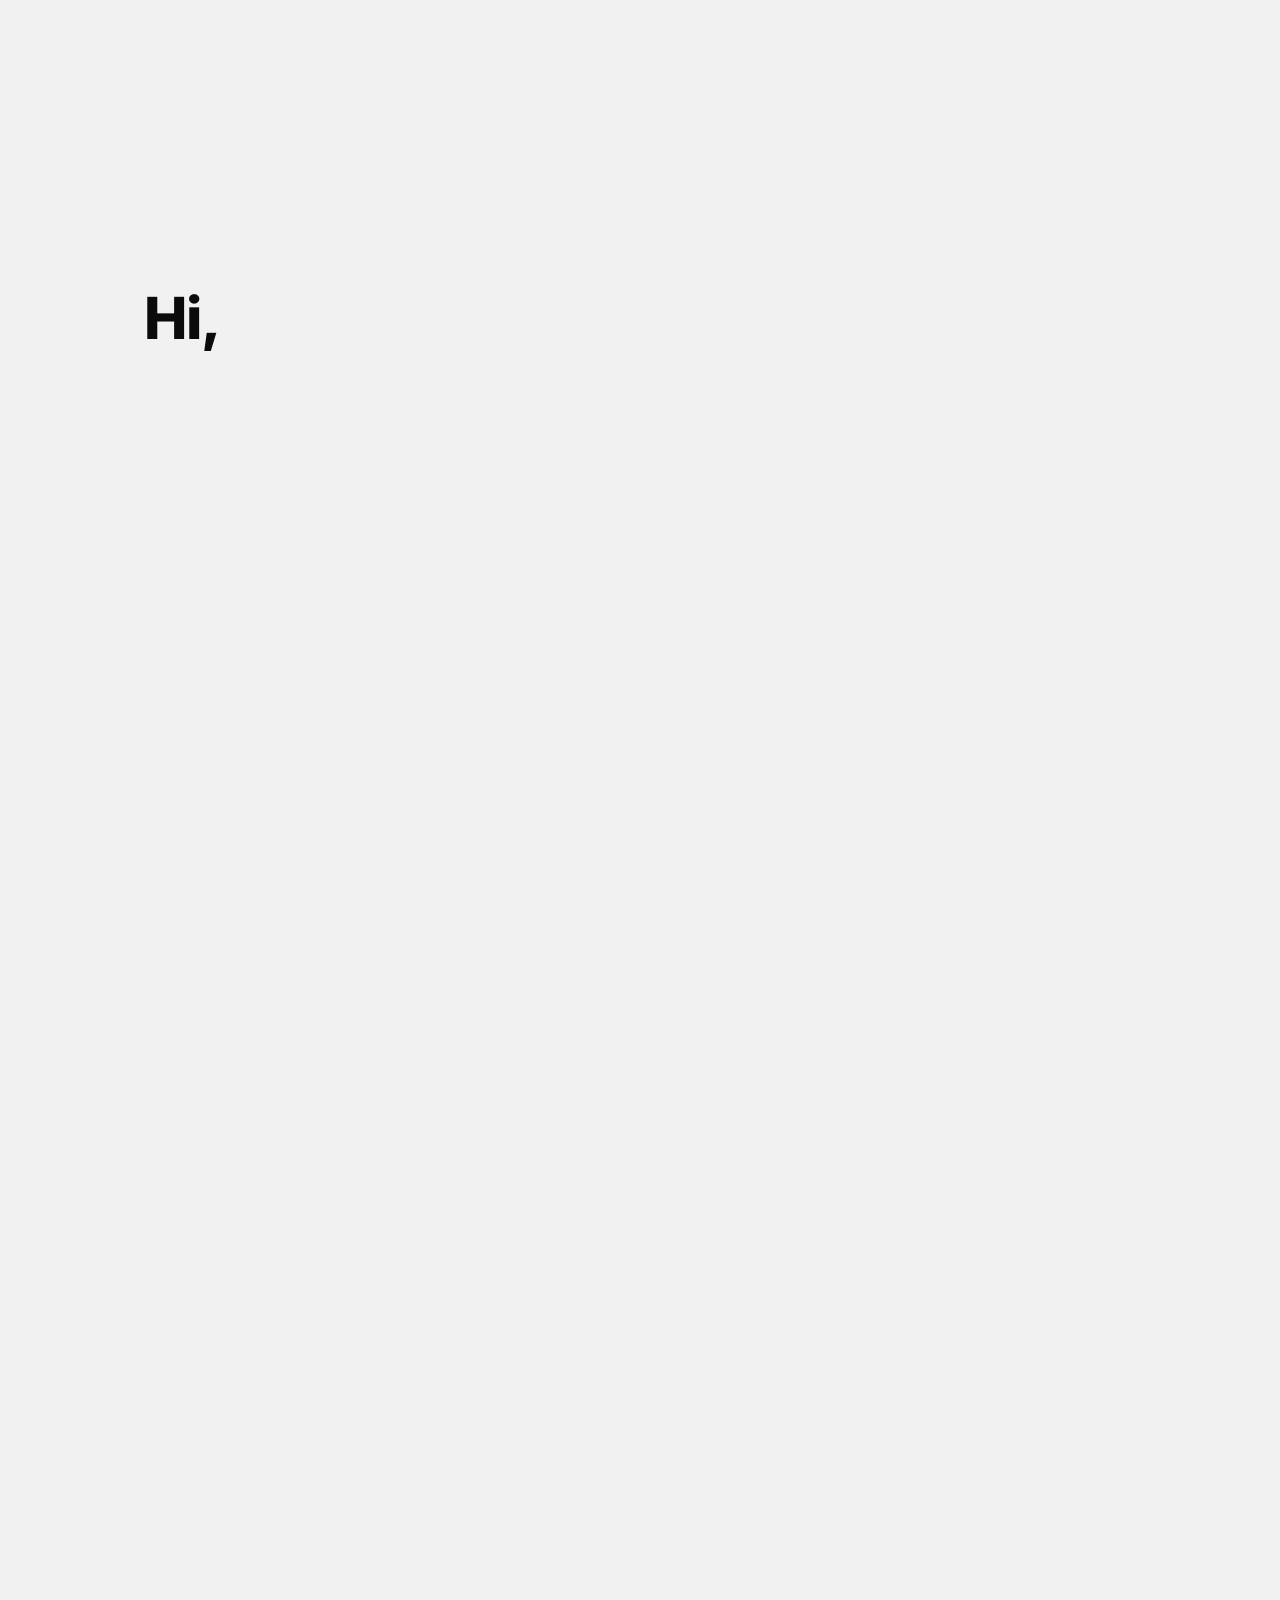
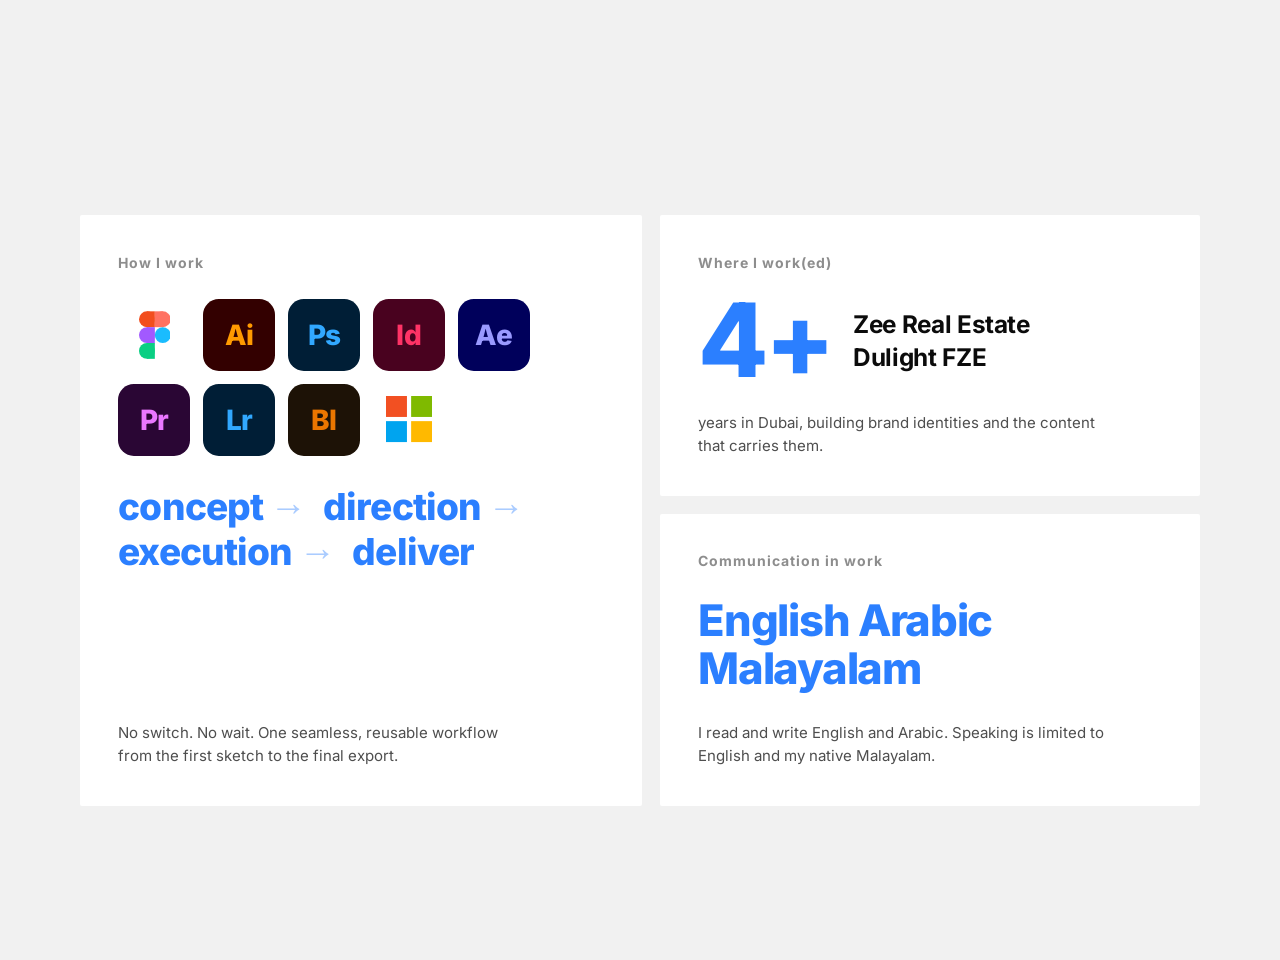
<file: index.html>
<!doctype html>
<html lang="en">
<head>
<meta charset="utf-8">
<meta name="viewport" content="width=device-width, initial-scale=1">
<title>Shibili Nuhman — Graphic Designer</title>
<link rel="preload" href="fonts/inter-latin-variable.woff2" as="font" type="font/woff2" crossorigin>
<link rel="stylesheet" href="styles.css">
</head>
<body>

  <!-- ==========  SCROLL-DRIVEN HERO  ========== -->
  <section class="reveal" id="reveal">
    <div class="reveal__stage">

      <div class="card" id="card">
        <p class="line">
          <span class="w" data-w>Hi,</span>
          <span class="w" data-w>I&rsquo;m</span>
        </p>

        <p class="line">
          <span class="w" data-w>Shibili</span>
          <span class="w" data-w>Nuhman</span>
          <span class="w badge-w" data-w><span class="badge">GRAPHIC DESIGNER</span></span>
        </p>

        <p class="line">
          <span class="w" data-w>on</span>
          <span class="w" data-w>screen.</span>
          <span class="w" data-w>on</span>
          <span class="w" data-w>paper.</span>
          <span class="w" data-w>in</span>
          <span class="w" data-w>streets.</span>
        </p>

        <p class="line">
          <span class="w" data-w>I</span>
          <span class="w" data-w>really</span>
          <span class="w" data-w>love</span>
          <span class="w" data-w>to</span>
          <span class="w" data-w>make</span>
          <span class="w" data-w>the</span>
          <span class="w" data-w>brands</span>
        </p>

        <p class="line">
          <span class="w move" data-w id="move"
            >m<span class="move__o" id="moveO">o</span><span class="move__stretch" id="moveStretch" aria-hidden="true"></span>ve.</span>
        </p>
      </div>

    </div>
  </section>


  <!-- ==========  INFO GRID  ========== -->
  <section class="info">
    <div class="info__grid">

      <article class="panel panel--work">
        <h2 class="panel__label">How I work</h2>

        <ul class="tools">
          <li class="tool tool--figma" title="Figma">
            <svg viewBox="0 0 38 57" role="img" aria-label="Figma">
              <g><rect x="9.5" y="0" width="9.5" height="19" fill="#f24e1e"/><circle cx="9.5" cy="9.5" r="9.5" fill="#f24e1e"/></g>
              <g><rect x="19" y="0" width="9.5" height="19" fill="#ff7262"/><circle cx="28.5" cy="9.5" r="9.5" fill="#ff7262"/></g>
              <g><rect x="9.5" y="19" width="9.5" height="19" fill="#a259ff"/><circle cx="9.5" cy="28.5" r="9.5" fill="#a259ff"/></g>
              <circle cx="28.5" cy="28.5" r="9.5" fill="#1abcfe"/>
              <g><rect x="9.5" y="38" width="9.5" height="19" fill="#0acf83"/><circle cx="9.5" cy="47.5" r="9.5" fill="#0acf83"/></g>
            </svg>
          </li>
          <li class="tool" style="--tile:#330000;--mark:#ff9a00" title="Adobe Illustrator"><span>Ai</span></li>
          <li class="tool" style="--tile:#001e36;--mark:#31a8ff" title="Adobe Photoshop"><span>Ps</span></li>
          <li class="tool" style="--tile:#49021f;--mark:#ff3366" title="Adobe InDesign"><span>Id</span></li>
          <li class="tool" style="--tile:#00005b;--mark:#9999ff" title="Adobe After Effects"><span>Ae</span></li>
          <li class="tool" style="--tile:#2a0634;--mark:#ea77ff" title="Adobe Premiere Pro"><span>Pr</span></li>
          <li class="tool" style="--tile:#001e36;--mark:#31a8ff" title="Adobe Lightroom"><span>Lr</span></li>
          <li class="tool" style="--tile:#1d1206;--mark:#ea7600" title="Blender"><span>Bl</span></li>
          <li class="tool tool--ms" title="Microsoft Office">
            <svg viewBox="0 0 22 22" role="img" aria-label="Microsoft Office">
              <rect x="0" y="0" width="10" height="10" fill="#f25022"/>
              <rect x="12" y="0" width="10" height="10" fill="#7fba00"/>
              <rect x="0" y="12" width="10" height="10" fill="#00a4ef"/>
              <rect x="12" y="12" width="10" height="10" fill="#ffb900"/>
            </svg>
          </li>
        </ul>

        <p class="flow">
          <span>concept<i>&rarr;</i></span>
          <span>direction<i>&rarr;</i></span>
          <span>execution<i>&rarr;</i></span>
          <span>deliver</span>
        </p>
        <p class="note">No switch. No wait. One seamless, reusable workflow from the first sketch to the final export.</p>
      </article>

      <article class="panel panel--where">
        <h2 class="panel__label">Where I work(ed)</h2>
        <div class="years">
          <span class="years__num">4+</span>
          <ul class="orgs">
            <li>Zee Real Estate</li>
            <li>Dulight FZE</li>
          </ul>
        </div>
        <p class="note">years in Dubai, building brand identities and the content that carries them.</p>
      </article>

      <article class="panel panel--talk">
        <h2 class="panel__label">Communication in work</h2>
        <p class="langs">English <span>Arabic</span> Malayalam</p>
        <p class="note">I read and write English and Arabic. Speaking is limited to English and my native Malayalam.</p>
      </article>

    </div>
  </section>

  <script src="hero.js"></script>
</body>
</html>
</file>
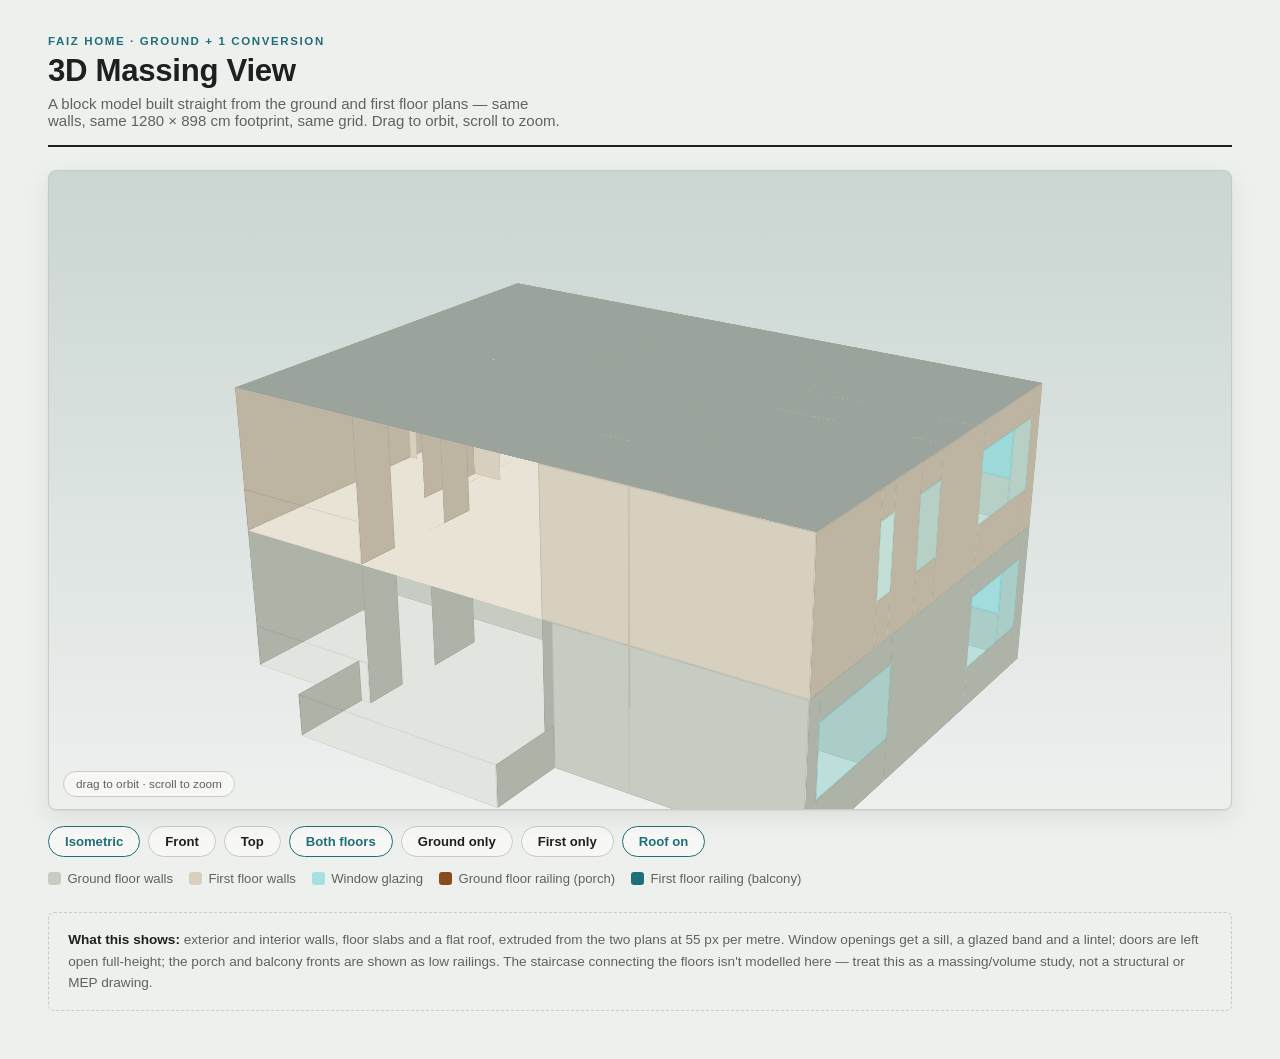
<file: 3d-view.html>
<!doctype html>
<title>Faiz Home — 3D Massing View</title>
<style>
  :root{
    --paper:#eef0ee;
    --paper-raised:#f7f8f6;
    --ink:#1c211f;
    --ink-soft:#5c645f;
    --line-hair:#c7cbc4;
    --accent:#1f6f78;
    --gf-accent:#8a4b1f;
    --shadow: 0 1px 2px rgba(28,33,31,.06), 0 8px 24px rgba(28,33,31,.08);
    --sky-top:#c9d6d2;
    --sky-bot:#eef0ee;
  }
  @media (prefers-color-scheme: dark){
    :root:not([data-theme="light"]){
      --paper:#171a18; --paper-raised:#1e2220; --ink:#e8ece8; --ink-soft:#9aa39c;
      --line-hair:#33372f; --accent:#5fd0d4; --gf-accent:#e2a26b;
      --shadow: 0 1px 2px rgba(0,0,0,.3), 0 8px 24px rgba(0,0,0,.4);
      --sky-top:#20302d; --sky-bot:#171a18;
    }
  }
  :root[data-theme="dark"]{
    --paper:#171a18; --paper-raised:#1e2220; --ink:#e8ece8; --ink-soft:#9aa39c;
    --line-hair:#33372f; --accent:#5fd0d4; --gf-accent:#e2a26b;
    --shadow: 0 1px 2px rgba(0,0,0,.3), 0 8px 24px rgba(0,0,0,.4);
    --sky-top:#20302d; --sky-bot:#171a18;
  }
  *{box-sizing:border-box;}
  body{
    margin:0; background:var(--paper); color:var(--ink);
    font-family:-apple-system,"Segoe UI",Roboto,"Helvetica Neue",Arial,sans-serif;
    padding:2.2rem clamp(1rem,4vw,3rem) 3rem;
  }
  .wrap{max-width:1200px;margin:0 auto;}
  header{
    display:flex;flex-wrap:wrap;justify-content:space-between;align-items:flex-end;gap:1.2rem;
    border-bottom:2px solid var(--ink); padding-bottom:1rem; margin-bottom:1.4rem;
  }
  .eyebrow{font-size:.72rem;letter-spacing:.14em;text-transform:uppercase;color:var(--accent);font-weight:700;margin:0 0 .35rem;}
  h1{margin:0;font-size:clamp(1.4rem,3vw,1.95rem);font-weight:800;letter-spacing:-.01em;text-wrap:balance;}
  .subtitle{margin:.4rem 0 0;color:var(--ink-soft);font-size:.94rem;max-width:62ch;}

  .panel{
    position:relative;
    background:linear-gradient(180deg,var(--sky-top),var(--sky-bot));
    border:1px solid var(--line-hair); border-radius:8px; box-shadow:var(--shadow);
    overflow:hidden; touch-action:none; user-select:none;
    height:min(72vh,640px);
  }
  .stage{position:absolute; inset:0; perspective:1900px; perspective-origin:50% 62%;}
  .scene{
    position:absolute; left:50%; top:56%;
    transform-style:preserve-3d;
    cursor:grab;
  }
  .scene:active{cursor:grabbing;}

  .wall{position:absolute; top:0; left:0; backface-visibility:visible; box-shadow:inset 0 0 0 1px rgba(0,0,0,.08);}
  .floor-slab{position:absolute; top:0; left:0;}
  .rail{position:absolute; top:0; left:0; opacity:.9;}
  .glass{position:absolute; top:0; left:0; background:rgba(95,208,212,.28); box-shadow:inset 0 0 0 1px rgba(95,208,212,.55);}

  .wall-gf-a{background:#c7ccc3;} .wall-gf-b{background:#adb3a7;}
  .wall-ff-a{background:#d8d0bf;} .wall-ff-b{background:#bdb4a1;}
  .floor-gf{background:#e2e5df;} .floor-ff{background:#e9e3d5;} .floor-roof{background:#9aa39c;}
  .rail-gf{background:var(--gf-accent);} .rail-ff{background:var(--accent);}
  @media (prefers-color-scheme: dark){
    :root:not([data-theme="light"]) .wall-gf-a{background:#4a4f47;} :root:not([data-theme="light"]) .wall-gf-b{background:#383c35;}
    :root:not([data-theme="light"]) .wall-ff-a{background:#544f42;} :root:not([data-theme="light"]) .wall-ff-b{background:#403c32;}
    :root:not([data-theme="light"]) .floor-gf{background:#23271f;} :root:not([data-theme="light"]) .floor-ff{background:#282419;} :root:not([data-theme="light"]) .floor-roof{background:#31352c;}
  }
  :root[data-theme="dark"] .wall-gf-a{background:#4a4f47;} :root[data-theme="dark"] .wall-gf-b{background:#383c35;}
  :root[data-theme="dark"] .wall-ff-a{background:#544f42;} :root[data-theme="dark"] .wall-ff-b{background:#403c32;}
  :root[data-theme="dark"] .floor-gf{background:#23271f;} :root[data-theme="dark"] .floor-ff{background:#282419;} :root[data-theme="dark"] .floor-roof{background:#31352c;}

  .hint{
    position:absolute; left:14px; bottom:12px; font-size:.74rem; color:var(--ink-soft);
    background:var(--paper-raised); border:1px solid var(--line-hair); border-radius:99px;
    padding:.3rem .75rem; pointer-events:none;
  }

  .controls{
    display:flex; flex-wrap:wrap; gap:.5rem; margin-top:1rem;
  }
  .controls button{
    font:inherit; font-size:.82rem; font-weight:600; color:var(--ink);
    background:var(--paper-raised); border:1px solid var(--line-hair); border-radius:99px;
    padding:.45rem 1rem; cursor:pointer;
  }
  .controls button.active{border-color:var(--accent); color:var(--accent);}
  .controls button:hover{border-color:var(--ink-soft);}

  .legend{display:flex;flex-wrap:wrap;gap:1rem;margin-top:.9rem;font-size:.82rem;color:var(--ink-soft);}
  .legend span{display:inline-flex;align-items:center;gap:.4rem;}
  .swatch{width:13px;height:13px;border-radius:3px;display:inline-block;}

  .notes{
    margin-top:1.6rem; padding:1rem 1.2rem; border:1px dashed var(--line-hair); border-radius:6px;
    font-size:.85rem; color:var(--ink-soft); line-height:1.6;
  }
  .notes strong{color:var(--ink);}
</style>

<div class="wrap">
  <header>
    <div>
      <p class="eyebrow">Faiz Home &middot; Ground&nbsp;+&nbsp;1 Conversion</p>
      <h1>3D Massing View</h1>
      <p class="subtitle">A block model built straight from the ground and first floor plans — same walls, same 1280&nbsp;&times;&nbsp;898&nbsp;cm footprint, same grid. Drag to orbit, scroll to zoom.</p>
    </div>
  </header>

  <div class="panel" id="panel">
    <div class="stage" id="stage">
      <div class="scene" id="scene"></div>
    </div>
    <div class="hint">drag to orbit &middot; scroll to zoom</div>
  </div>

  <div class="controls">
    <button data-view="iso" class="active">Isometric</button>
    <button data-view="front">Front</button>
    <button data-view="top">Top</button>
    <button data-floors="both" class="active">Both floors</button>
    <button data-floors="gf">Ground only</button>
    <button data-floors="ff">First only</button>
    <button data-roof="on" class="active">Roof on</button>
  </div>

  <div class="legend">
    <span><i class="swatch" style="background:#c7ccc3"></i>Ground floor walls</span>
    <span><i class="swatch" style="background:#d8d0bf"></i>First floor walls</span>
    <span><i class="swatch" style="background:rgba(95,208,212,.5)"></i>Window glazing</span>
    <span><i class="swatch" style="background:#8a4b1f"></i>Ground floor railing (porch)</span>
    <span><i class="swatch" style="background:#1f6f78"></i>First floor railing (balcony)</span>
  </div>

  <div class="notes">
    <strong>What this shows:</strong> exterior and interior walls, floor slabs and a flat roof, extruded from the two plans at 55&nbsp;px per metre. Window openings get a sill, a glazed band and a lintel; doors are left open full-height; the porch and balcony fronts are shown as low railings. The staircase connecting the floors isn't modelled here — treat this as a massing/volume study, not a structural or MEP drawing.
  </div>
</div>

<script>
(function(){
  const SCALE = 0.5;      // px per cm
  const WALL_H = 300;     // cm, floor-to-floor wall height
  const SLAB_T = 14;      // cm, floor slab thickness (visual)
  const SILL_H = 90;      // cm
  const LINTEL_H = 60;    // cm (band 240-300)
  const RAIL_H = 90;      // cm

  const scene = document.getElementById('scene');
  const gfWalls = [], ffWalls = [], roofFloor = [];
  const gfGroup = [], ffGroup = []; // element refs for show/hide

  // Recenter the model in local space so the default rotation pivot
  // (local origin) sits at the building's true centroid, not its NW corner.
  const CX = (1280*SCALE)/2;
  const CZ = (898*SCALE)/2;
  const CY = (2*WALL_H*SCALE)/2;

  function el(cls){ const d=document.createElement('div'); d.className=cls; return d; }

  // ---- wall / floor builders -------------------------------------------
  function addWall(x1,z1,x2,z2,heightCm,bottomY,cls,store){
    const dx=x2-x1, dz=z2-z1;
    const len=Math.hypot(dx,dz);
    if(len<=0) return;
    const angle = Math.atan2(dz,dx)*180/Math.PI;
    const shadeCls = Math.abs(dx)>=Math.abs(dz) ? (cls+'-a') : (cls+'-b');
    const d = el('wall '+shadeCls);
    d.style.width = (len*SCALE)+'px';
    d.style.height = (heightCm*SCALE)+'px';
    d.style.transformOrigin = '0 0';
    d.style.transform = `translate3d(${x1*SCALE-CX}px, ${bottomY-heightCm*SCALE+CY}px, ${z1*SCALE-CZ}px) rotateY(${-angle}deg)`;
    scene.appendChild(d);
    store.push(d);
    return d;
  }

  function addGlass(x1,z1,x2,z2,bottomY,store){
    const dx=x2-x1, dz=z2-z1;
    const len=Math.hypot(dx,dz);
    if(len<=0) return;
    const angle = Math.atan2(dz,dx)*180/Math.PI;
    const d = el('glass');
    d.style.width = (len*SCALE)+'px';
    d.style.height = ((240-SILL_H)*SCALE)+'px';
    d.style.transformOrigin = '0 0';
    d.style.transform = `translate3d(${x1*SCALE-CX}px, ${bottomY-240*SCALE+CY}px, ${z1*SCALE-CZ}px) rotateY(${-angle}deg)`;
    scene.appendChild(d);
    store.push(d);
  }

  function addRail(x1,z1,x2,z2,bottomY,cls,store){
    addWall(x1,z1,x2,z2,RAIL_H,bottomY,cls==='gf'?'rail-gf':'rail-ff', store);
  }

  function addFloor(x,z,w,d,y,cls,store){
    const f = el('floor-slab '+cls);
    f.style.width = (w*SCALE)+'px';
    f.style.height = (d*SCALE)+'px';
    f.style.transformOrigin = '0 0';
    f.style.transform = `translate3d(${x*SCALE-CX}px, ${y+CY}px, ${z*SCALE-CZ}px) rotateX(90deg)`;
    scene.appendChild(f);
    store.push(f);
  }

  function gapsOf(start,end,solids){
    let gaps=[]; let cursor=start;
    for(const [s,e] of solids){ if(s>cursor) gaps.push([cursor,s]); cursor=Math.max(cursor,e); }
    if(cursor<end) gaps.push([cursor,end]);
    return gaps;
  }

  // horizontal-run exterior wall (constant z), with window treatment on gaps
  function hExtWall(z, x0, x1, solids, baseY, cls, store){
    for(const [s,e] of solids) addWall(s,z,e,z,WALL_H,baseY,cls,store);
    for(const [s,e] of gapsOf(x0,x1,solids)){
      if(e-s<=0) continue;
      addWall(s,z,e,z,SILL_H,baseY,cls,store);
      addWall(s,z,e,z,LINTEL_H,baseY-240*SCALE,cls,store);
      addGlass(s,z,e,z,baseY,store);
    }
  }
  // vertical-run exterior wall (constant x), with window treatment on gaps
  function vExtWall(x, z0, z1, solids, baseY, cls, store){
    for(const [s,e] of solids) addWall(x,s,x,e,WALL_H,baseY,cls,store);
    for(const [s,e] of gapsOf(z0,z1,solids)){
      if(e-s<=0) continue;
      addWall(x,s,x,e,SILL_H,baseY,cls,store);
      addWall(x,s,x,e,LINTEL_H,baseY-240*SCALE,cls,store);
      addGlass(x,s,x,e,baseY,store);
    }
  }

  // ---- ground floor -------------------------------------------------------
  const GF_BASE = 0;
  hExtWall(0, 0, 1280, [[0,40],[160,240],[360,420],[480,580],[730,830],[890,970],[1230,1280]], GF_BASE, 'wall-gf', gfWalls);
  vExtWall(1280, 0, 898, [[0,40],[260,600],[860,898]], GF_BASE, 'wall-gf', gfWalls);
  vExtWall(0, 0, 898, [[0,200],[260,898]], GF_BASE, 'wall-gf', gfWalls);
  // south exterior: solid wings + open porch railing
  addWall(752,898,920,898,WALL_H,GF_BASE,'wall-gf',gfWalls);
  addWall(920,898,1280,898,WALL_H,GF_BASE,'wall-gf',gfWalls);
  addRail(0,898,300,898,GF_BASE,'gf',gfWalls);

  const gfInterior = [
    [200,0,200,60],[200,220,200,480],[400,0,400,140],[500,0,500,140],
    [0,140,60,140],[140,140,500,140],[500,502,500,568],[0,480,500,480],
    [810,0,810,150],[810,250,810,568],[920,0,920,300],[920,300,920,400],
    [920,490,920,568],[920,300,1000,300],[1090,300,1280,300],
    [920,568,1000,568],[1090,568,1280,568],[300,568,300,700],[300,800,300,898],
    [730,568,730,650],[730,750,730,898],[810,568,820,568],[900,568,920,568]
  ];
  gfInterior.forEach(([x1,z1,x2,z2])=>addWall(x1,z1,x2,z2,WALL_H,GF_BASE,'wall-gf',gfWalls));

  // sit-out low parapet (open porch-like projection)
  addRail(278,1070,752,1070,GF_BASE,'gf',gfWalls);
  addWall(278,898,278,1070,RAIL_H,GF_BASE,'wall-gf',gfWalls);
  addWall(752,898,752,1070,RAIL_H,GF_BASE,'wall-gf',gfWalls);

  addFloor(0,0,1280,898,GF_BASE,'floor-gf',gfWalls);
  addFloor(278,898,474,172,GF_BASE,'floor-gf',gfWalls);

  // ---- first floor ----------------------------------------------------
  const FF_BASE = -(WALL_H*SCALE);
  hExtWall(0, 0, 1280, [[0,100],[280,580],[730,830],[890,970],[1230,1280]], FF_BASE, 'wall-ff', ffWalls);
  vExtWall(1280, 0, 898, [[0,40],[260,440],[520,620],[670,898]], FF_BASE, 'wall-ff', ffWalls);
  vExtWall(0, 0, 898, [[0,100],[260,898]], FF_BASE, 'wall-ff', ffWalls);
  addWall(730,898,920,898,WALL_H,FF_BASE,'wall-ff',ffWalls);
  addWall(920,898,1280,898,WALL_H,FF_BASE,'wall-ff',ffWalls);
  addRail(0,898,300,898,FF_BASE,'ff',ffWalls);

  const ffInterior = [
    [500,0,500,400],[500,450,500,568],[0,400,20,400],[120,400,250,400],
    [370,400,500,400],[180,400,180,568],[810,0,810,150],[810,450,810,568],
    [920,0,920,350],[920,460,920,568],[920,300,1050,300],[1200,300,1280,300],
    [920,420,1050,420],[1200,420,1280,420],[300,568,300,650],[300,800,300,898],
    [730,568,730,650],[730,750,730,898],[730,718,800,718],[880,718,920,718],
    [920,568,920,780],[920,870,920,898]
  ];
  ffInterior.forEach(([x1,z1,x2,z2])=>addWall(x1,z1,x2,z2,WALL_H,FF_BASE,'wall-ff',ffWalls));

  addFloor(0,0,1280,898,FF_BASE,'floor-ff',ffWalls);

  // ---- roof -------------------------------------------------------------
  const ROOF_BASE = -(2*WALL_H*SCALE);
  const roofEls = [];
  addFloor(0,0,1280,898,ROOF_BASE,'floor-roof',roofEls);

  // ---- camera / interaction ---------------------------------------------
  let rotX=-24, rotY=-34, dist=1;
  function apply(){
    scene.style.transform = `rotateX(${rotX}deg) rotateY(${rotY}deg) scale(${dist})`;
  }
  apply();

  const panelEl = document.getElementById('panel');
  let dragging=false, lastX=0, lastY=0;
  panelEl.addEventListener('pointerdown', e=>{ dragging=true; lastX=e.clientX; lastY=e.clientY; panelEl.setPointerCapture(e.pointerId); });
  panelEl.addEventListener('pointermove', e=>{
    if(!dragging) return;
    const dx=e.clientX-lastX, dy=e.clientY-lastY;
    lastX=e.clientX; lastY=e.clientY;
    rotY += dx*0.35;
    rotX = Math.max(-85, Math.min(-5, rotX - dy*0.35));
    apply();
  });
  panelEl.addEventListener('pointerup', e=>{ dragging=false; });
  panelEl.addEventListener('pointercancel', ()=>{ dragging=false; });
  panelEl.addEventListener('wheel', e=>{
    e.preventDefault();
    dist = Math.max(0.45, Math.min(2.2, dist - e.deltaY*0.0012));
    apply();
  }, {passive:false});

  const stageEl = document.getElementById('stage');
  const views = {
    iso:  {x:-24, y:-34, d:1,    p:1900},
    front:{x:-8,  y:0,   d:1.05, p:1900},
    top:  {x:-90, y:0,   d:0.55, p:7000}
  };
  document.querySelectorAll('[data-view]').forEach(btn=>{
    btn.addEventListener('click', ()=>{
      document.querySelectorAll('[data-view]').forEach(b=>b.classList.remove('active'));
      btn.classList.add('active');
      const v=views[btn.dataset.view];
      rotX=v.x; rotY=v.y; dist=v.d; stageEl.style.perspective=v.p+'px'; apply();
    });
  });
  document.querySelectorAll('[data-floors]').forEach(btn=>{
    btn.addEventListener('click', ()=>{
      document.querySelectorAll('[data-floors]').forEach(b=>b.classList.remove('active'));
      btn.classList.add('active');
      const mode=btn.dataset.floors;
      gfWalls.forEach(elm=>elm.style.display = (mode==='ff') ? 'none' : '');
      ffWalls.forEach(elm=>elm.style.display = (mode==='gf') ? 'none' : '');
      roofEls.forEach(elm=>elm.style.display = (mode==='gf') ? 'none' : '');
    });
  });
  document.querySelectorAll('[data-roof]').forEach(btn=>{
    btn.addEventListener('click', ()=>{
      const on = btn.textContent.trim()==='Roof on';
      roofEls.forEach(elm=>elm.style.display = on ? 'none' : '');
      btn.textContent = on ? 'Roof off' : 'Roof on';
      btn.classList.toggle('active', !on);
    });
  });
})();
</script>
</file>
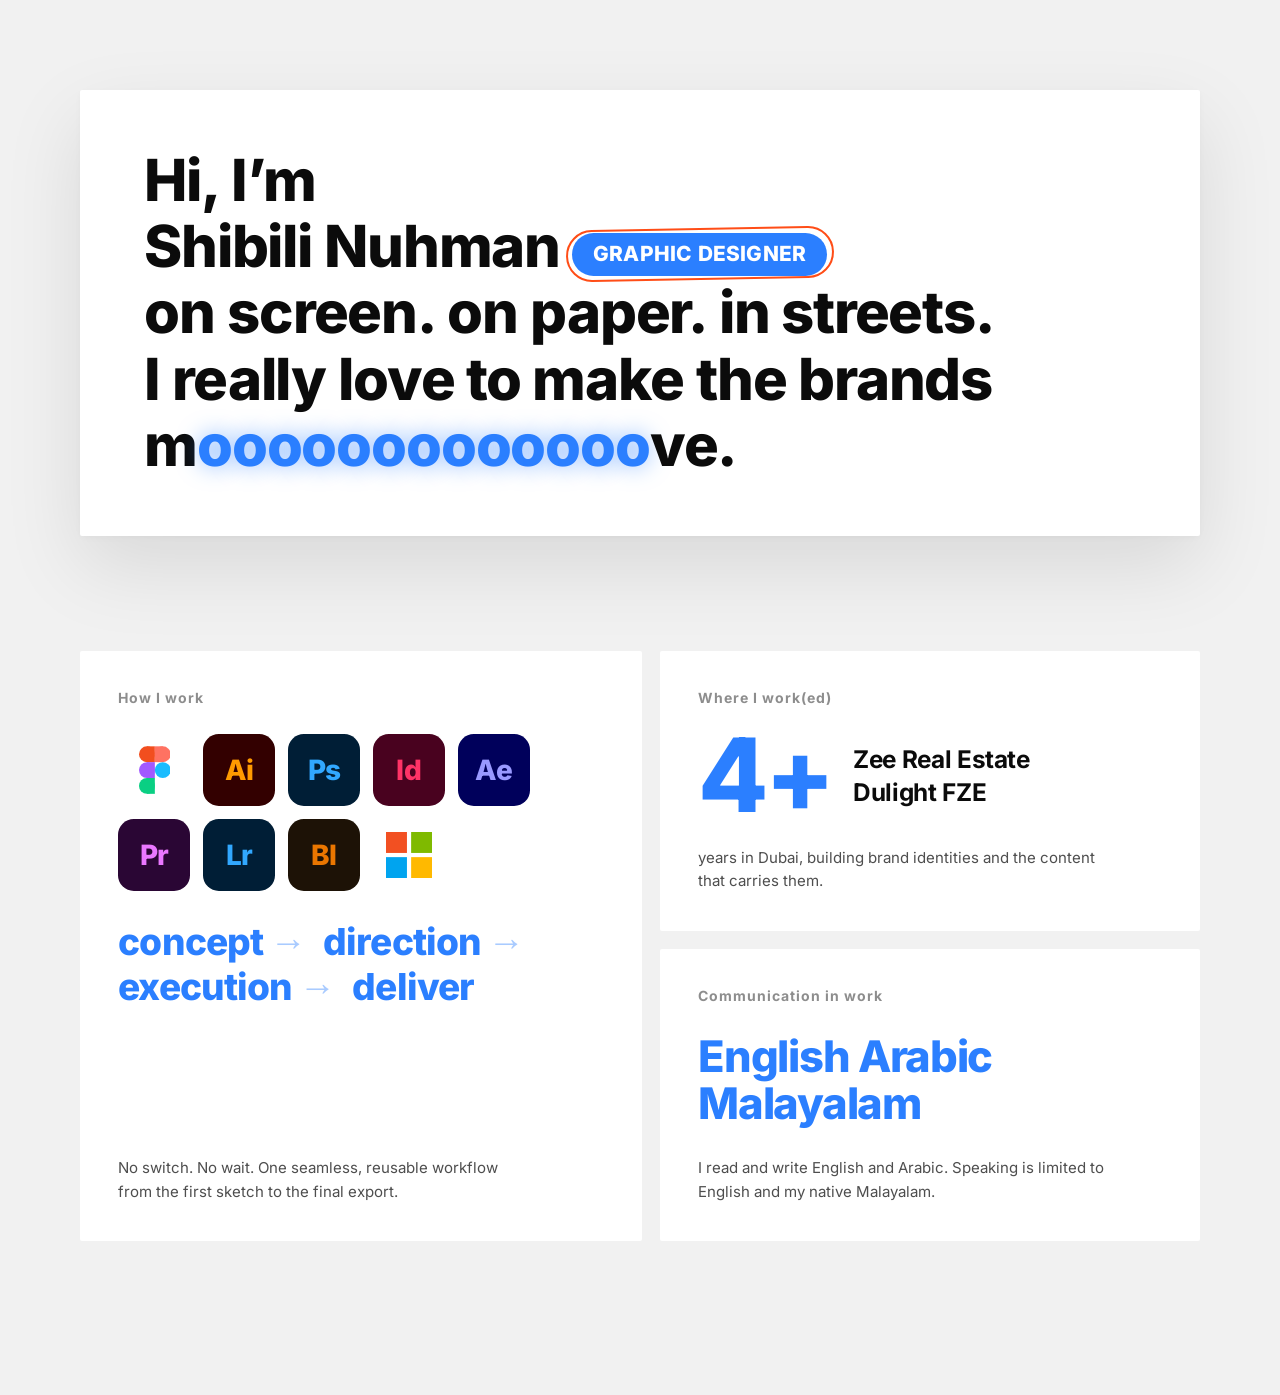
<file: figma-static.html>
<!doctype html>
<html lang="en">
<head>
<meta charset="utf-8">
<meta name="viewport" content="width=device-width, initial-scale=1">
<title>Shibili Nuhman — flat layout</title>
<link rel="stylesheet" href="styles.css">
<style>
/* Flat, fully-revealed version of the page: no pinning, no JS.
   This is what the Figma export is measured from. */
.reveal{height:auto}
.reveal__stage{position:static;height:auto;overflow:visible;padding:clamp(56px,7vw,110px) 6vw 0}
.w{opacity:1;filter:none;transform:none}
.card{--card-o:1;--card-s:1}
.move__o{color:var(--blue);text-shadow:0 0 22px rgba(43,127,255,.55)}
.move__stretch .o{width:auto;opacity:1;text-shadow:0 0 22px rgba(43,127,255,.55)}
</style>
</head>
<body>


  <!-- ==========  SCROLL-DRIVEN HERO  ========== -->
  <section class="reveal" id="reveal">
    <div class="reveal__stage">

      <div class="card" id="card">
        <p class="line">
          <span class="w" data-w>Hi,</span>
          <span class="w" data-w>I&rsquo;m</span>
        </p>

        <p class="line">
          <span class="w" data-w>Shibili</span>
          <span class="w" data-w>Nuhman</span>
          <span class="w badge-w" data-w><span class="badge">GRAPHIC DESIGNER</span></span>
        </p>

        <p class="line">
          <span class="w" data-w>on</span>
          <span class="w" data-w>screen.</span>
          <span class="w" data-w>on</span>
          <span class="w" data-w>paper.</span>
          <span class="w" data-w>in</span>
          <span class="w" data-w>streets.</span>
        </p>

        <p class="line">
          <span class="w" data-w>I</span>
          <span class="w" data-w>really</span>
          <span class="w" data-w>love</span>
          <span class="w" data-w>to</span>
          <span class="w" data-w>make</span>
          <span class="w" data-w>the</span>
          <span class="w" data-w>brands</span>
        </p>

        <p class="line">
          <span class="w move" data-w id="move"
            >m<span class="move__o" id="moveO">o</span><span class="move__stretch" id="moveStretch" aria-hidden="true"><span class="o">o</span><span class="o">o</span><span class="o">o</span><span class="o">o</span><span class="o">o</span><span class="o">o</span><span class="o">o</span><span class="o">o</span><span class="o">o</span><span class="o">o</span><span class="o">o</span><span class="o">o</span></span>ve.</span>
        </p>
      </div>

    </div>
  </section>


  <!-- ==========  INFO GRID  ========== -->
  <section class="info">
    <div class="info__grid">

      <article class="panel panel--work">
        <h2 class="panel__label">How I work</h2>

        <ul class="tools">
          <li class="tool tool--figma" title="Figma">
            <svg viewBox="0 0 38 57" role="img" aria-label="Figma">
              <g><rect x="9.5" y="0" width="9.5" height="19" fill="#f24e1e"/><circle cx="9.5" cy="9.5" r="9.5" fill="#f24e1e"/></g>
              <g><rect x="19" y="0" width="9.5" height="19" fill="#ff7262"/><circle cx="28.5" cy="9.5" r="9.5" fill="#ff7262"/></g>
              <g><rect x="9.5" y="19" width="9.5" height="19" fill="#a259ff"/><circle cx="9.5" cy="28.5" r="9.5" fill="#a259ff"/></g>
              <circle cx="28.5" cy="28.5" r="9.5" fill="#1abcfe"/>
              <g><rect x="9.5" y="38" width="9.5" height="19" fill="#0acf83"/><circle cx="9.5" cy="47.5" r="9.5" fill="#0acf83"/></g>
            </svg>
          </li>
          <li class="tool" style="--tile:#330000;--mark:#ff9a00" title="Adobe Illustrator"><span>Ai</span></li>
          <li class="tool" style="--tile:#001e36;--mark:#31a8ff" title="Adobe Photoshop"><span>Ps</span></li>
          <li class="tool" style="--tile:#49021f;--mark:#ff3366" title="Adobe InDesign"><span>Id</span></li>
          <li class="tool" style="--tile:#00005b;--mark:#9999ff" title="Adobe After Effects"><span>Ae</span></li>
          <li class="tool" style="--tile:#2a0634;--mark:#ea77ff" title="Adobe Premiere Pro"><span>Pr</span></li>
          <li class="tool" style="--tile:#001e36;--mark:#31a8ff" title="Adobe Lightroom"><span>Lr</span></li>
          <li class="tool" style="--tile:#1d1206;--mark:#ea7600" title="Blender"><span>Bl</span></li>
          <li class="tool tool--ms" title="Microsoft Office">
            <svg viewBox="0 0 22 22" role="img" aria-label="Microsoft Office">
              <rect x="0" y="0" width="10" height="10" fill="#f25022"/>
              <rect x="12" y="0" width="10" height="10" fill="#7fba00"/>
              <rect x="0" y="12" width="10" height="10" fill="#00a4ef"/>
              <rect x="12" y="12" width="10" height="10" fill="#ffb900"/>
            </svg>
          </li>
        </ul>

        <p class="flow">
          <span>concept<i>&rarr;</i></span>
          <span>direction<i>&rarr;</i></span>
          <span>execution<i>&rarr;</i></span>
          <span>deliver</span>
        </p>
        <p class="note">No switch. No wait. One seamless, reusable workflow from the first sketch to the final export.</p>
      </article>

      <article class="panel panel--where">
        <h2 class="panel__label">Where I work(ed)</h2>
        <div class="years">
          <span class="years__num">4+</span>
          <ul class="orgs">
            <li>Zee Real Estate</li>
            <li>Dulight FZE</li>
          </ul>
        </div>
        <p class="note">years in Dubai, building brand identities and the content that carries them.</p>
      </article>

      <article class="panel panel--talk">
        <h2 class="panel__label">Communication in work</h2>
        <p class="langs">English <span>Arabic</span> Malayalam</p>
        <p class="note">I read and write English and Arabic. Speaking is limited to English and my native Malayalam.</p>
      </article>

    </div>
  </section>
</body>
</html>
</file>
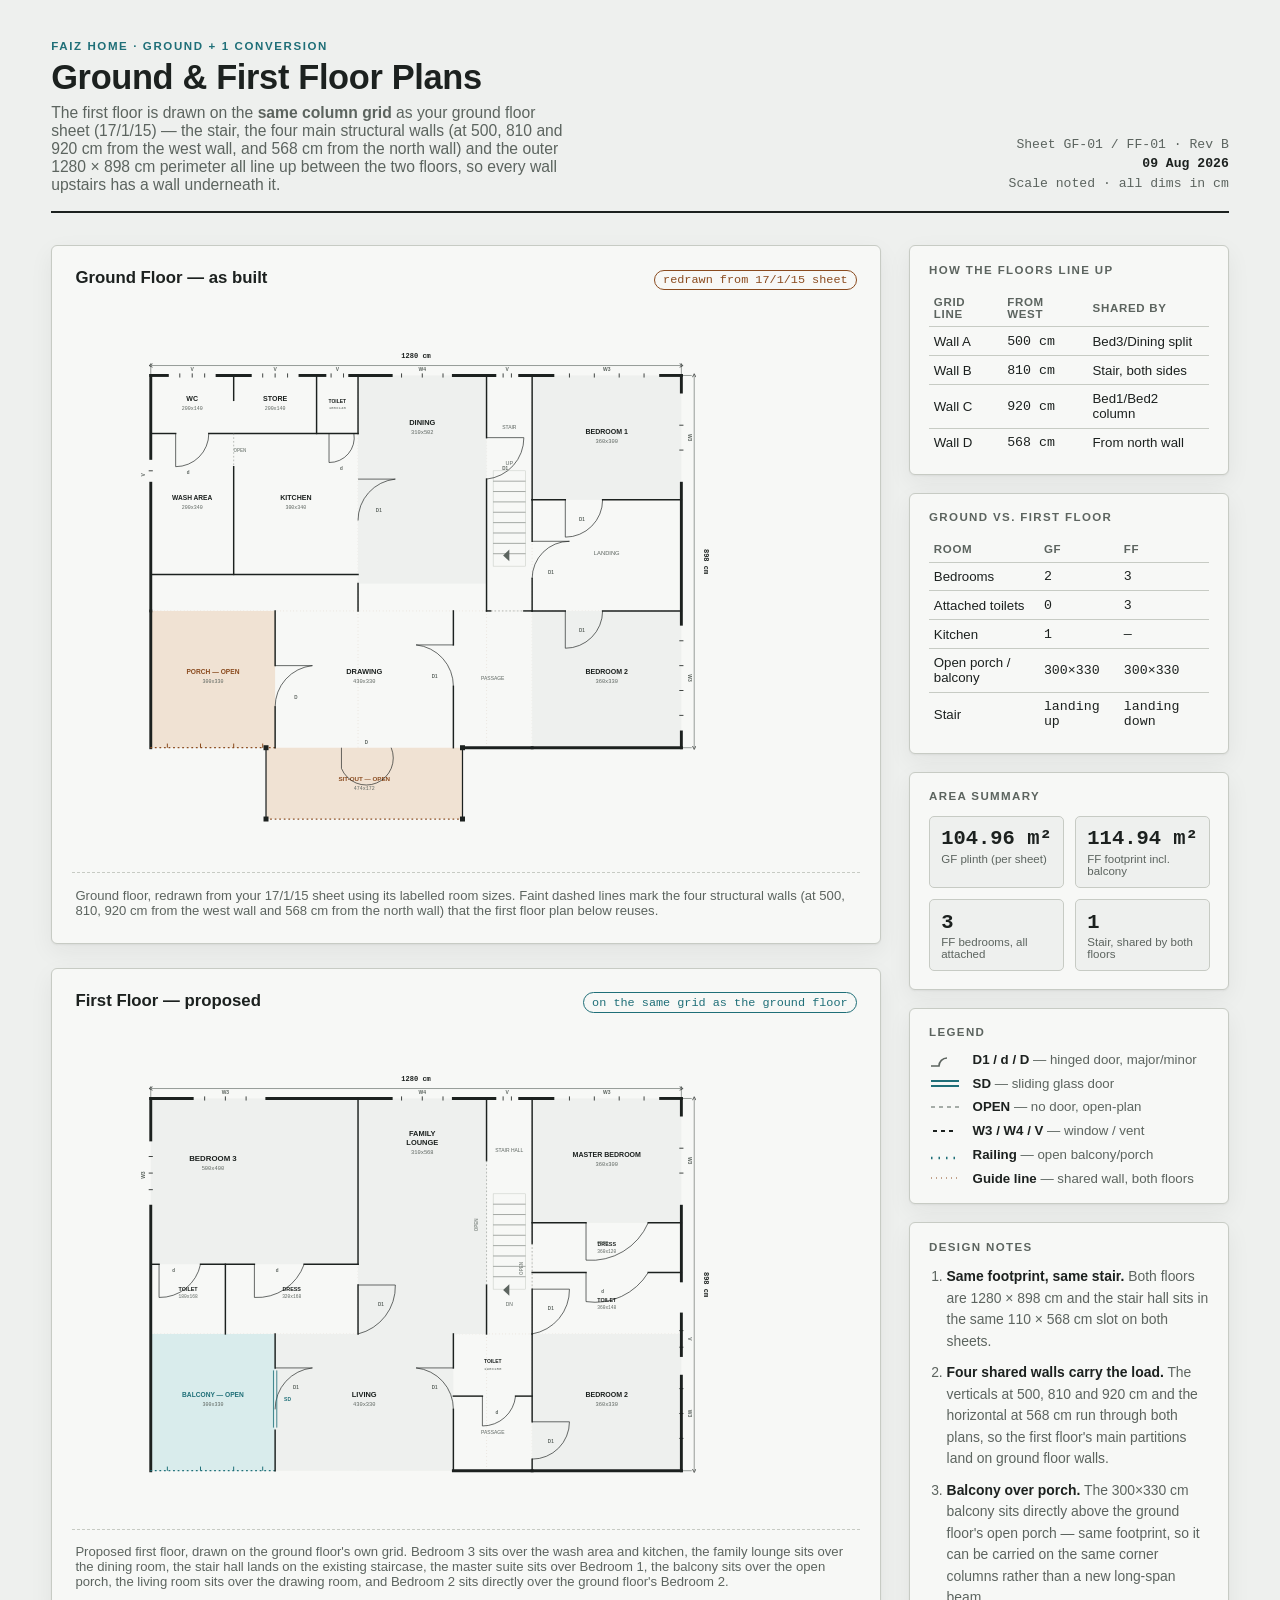
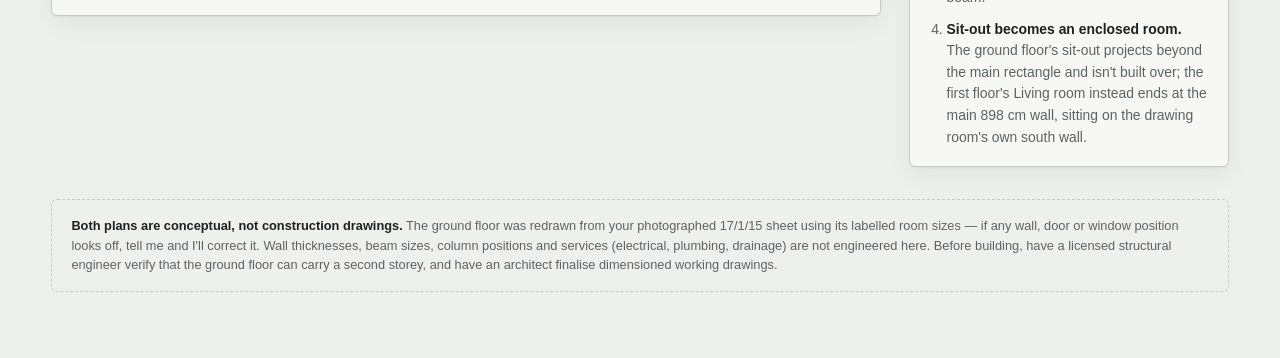
<file: first-floor-plan.html>
<!doctype html>
<title>Faiz Home — Ground &amp; First Floor Plans</title>
<style>
  @font-face {
    font-family: "Sheet Mono";
    src: local("SF Mono"), local("Cascadia Code"), local("Consolas");
  }

  :root{
    --paper:#eef0ee;
    --paper-raised:#f7f8f6;
    --ink:#1c211f;
    --ink-soft:#5c645f;
    --ink-faint:#8b928d;
    --grid:#d3d7d1;
    --accent:#1f6f78;
    --accent-soft:#d9ecec;
    --gf-accent:#8a4b1f;
    --gf-accent-soft:#f0e2d3;
    --line-hair:#c7cbc4;
    --shadow: 0 1px 2px rgba(28,33,31,.06), 0 8px 24px rgba(28,33,31,.06);
  }
  @media (prefers-color-scheme: dark){
    :root:not([data-theme="light"]){
      --paper:#171a18;
      --paper-raised:#1e2220;
      --ink:#e8ece8;
      --ink-soft:#9aa39c;
      --ink-faint:#616960;
      --grid:#2b302c;
      --accent:#5fd0d4;
      --accent-soft:rgba(95,208,212,.12);
      --gf-accent:#e2a26b;
      --gf-accent-soft:rgba(226,162,107,.14);
      --line-hair:#33372f;
      --shadow: 0 1px 2px rgba(0,0,0,.3), 0 8px 24px rgba(0,0,0,.35);
    }
  }
  :root[data-theme="dark"]{
    --paper:#171a18;
    --paper-raised:#1e2220;
    --ink:#e8ece8;
    --ink-soft:#9aa39c;
    --ink-faint:#616960;
    --grid:#2b302c;
    --accent:#5fd0d4;
    --accent-soft:rgba(95,208,212,.12);
    --gf-accent:#e2a26b;
    --gf-accent-soft:rgba(226,162,107,.14);
    --line-hair:#33372f;
    --shadow: 0 1px 2px rgba(0,0,0,.3), 0 8px 24px rgba(0,0,0,.35);
  }

  *{box-sizing:border-box;}
  body{
    margin:0;
    background:var(--paper);
    color:var(--ink);
    font-family:-apple-system,"Segoe UI",Roboto,"Helvetica Neue",Arial,sans-serif;
    padding:2.5rem clamp(1rem,4vw,3.5rem) 4rem;
  }
  .wrap{max-width:1320px;margin:0 auto;}

  header.page{
    display:flex;
    flex-wrap:wrap;
    justify-content:space-between;
    align-items:flex-end;
    gap:1.5rem;
    border-bottom:2px solid var(--ink);
    padding-bottom:1.1rem;
    margin-bottom:2rem;
  }
  .eyebrow{
    font-size:.72rem;
    letter-spacing:.14em;
    text-transform:uppercase;
    color:var(--accent);
    font-weight:700;
    margin:0 0 .4rem;
  }
  h1{
    margin:0;
    font-size:clamp(1.5rem,3vw,2.15rem);
    font-weight:800;
    letter-spacing:-.01em;
    text-wrap:balance;
  }
  .subtitle{
    margin:.4rem 0 0;
    color:var(--ink-soft);
    font-size:.98rem;
    max-width:60ch;
  }
  .meta{
    text-align:right;
    font-family:"Sheet Mono",ui-monospace,"SF Mono","Cascadia Code",Consolas,monospace;
    font-size:.82rem;
    color:var(--ink-soft);
    line-height:1.5;
    font-variant-numeric:tabular-nums;
  }
  .meta strong{color:var(--ink);}

  .layout{
    display:grid;
    grid-template-columns:minmax(0,1fr) 320px;
    gap:1.75rem;
    align-items:start;
  }
  @media (max-width:960px){
    .layout{grid-template-columns:1fr;}
  }

  .plans{display:flex;flex-direction:column;gap:1.5rem;}

  .sheet{
    background:var(--paper-raised);
    border:1px solid var(--line-hair);
    border-radius:6px;
    box-shadow:var(--shadow);
    padding:1.25rem 1.25rem .5rem;
  }
  .sheet-head{
    display:flex;
    align-items:baseline;
    justify-content:space-between;
    gap:1rem;
    padding:.1rem .2rem .9rem;
  }
  .sheet-head h2{margin:0;font-size:1.05rem;font-weight:700;}
  .sheet-head .tag{
    font-family:"Sheet Mono",ui-monospace,"SF Mono",Consolas,monospace;
    font-size:.74rem;
    padding:.15rem .5rem;
    border-radius:99px;
    border:1px solid var(--line-hair);
    color:var(--ink-soft);
  }
  .tag.gf{color:var(--gf-accent);border-color:var(--gf-accent);}
  .tag.ff{color:var(--accent);border-color:var(--accent);}
  .sheet svg{width:100%;height:auto;display:block;}
  figure{margin:0;}
  figcaption{
    font-size:.82rem;
    color:var(--ink-soft);
    padding:.9rem .2rem 1.1rem;
    border-top:1px dashed var(--line-hair);
    margin-top:.75rem;
  }

  .side{display:flex;flex-direction:column;gap:1.1rem;}
  .card{
    background:var(--paper-raised);
    border:1px solid var(--line-hair);
    border-radius:6px;
    padding:1.1rem 1.2rem;
    box-shadow:var(--shadow);
  }
  .card h2{
    font-size:.72rem;
    letter-spacing:.12em;
    text-transform:uppercase;
    color:var(--ink-soft);
    margin:0 0 .85rem;
    font-weight:700;
  }

  .stats{display:grid;grid-template-columns:1fr 1fr;gap:.7rem;}
  .stat{
    background:var(--paper);
    border:1px solid var(--line-hair);
    border-radius:5px;
    padding:.65rem .7rem;
  }
  .stat .n{
    font-family:"Sheet Mono",ui-monospace,"SF Mono",Consolas,monospace;
    font-size:1.28rem;
    font-weight:700;
    font-variant-numeric:tabular-nums;
    display:block;
    color:var(--ink);
  }
  .stat .l{font-size:.72rem;color:var(--ink-soft);margin-top:.15rem;display:block;}
  .stat.full{grid-column:1/-1;}

  .legend{display:flex;flex-direction:column;gap:.55rem;}
  .legend .row{display:flex;align-items:center;gap:.6rem;font-size:.83rem;color:var(--ink-soft);}
  .legend .sw{flex:0 0 34px;height:14px;display:flex;align-items:center;justify-content:center;}
  .legend svg{overflow:visible;}
  .legend b{color:var(--ink);font-weight:600;}

  .notes{margin:0;padding-left:1.1rem;font-size:.87rem;color:var(--ink-soft);line-height:1.55;}
  .notes li{margin-bottom:.6rem;}
  .notes li:last-child{margin-bottom:0;}
  .notes strong{color:var(--ink);}

  table.compare{width:100%;border-collapse:collapse;font-size:.83rem;}
  table.compare th,table.compare td{
    text-align:left;padding:.4rem .3rem;border-bottom:1px solid var(--line-hair);
    font-variant-numeric:tabular-nums;
  }
  table.compare th{color:var(--ink-soft);font-weight:600;font-size:.72rem;text-transform:uppercase;letter-spacing:.06em;}
  table.compare td.n{font-family:"Sheet Mono",ui-monospace,"SF Mono",Consolas,monospace;}
  table.compare tr:last-child td{border-bottom:none;}

  .disclaimer{
    margin-top:2rem;
    padding:1rem 1.2rem;
    border:1px dashed var(--line-hair);
    border-radius:6px;
    font-size:.8rem;
    color:var(--ink-soft);
    line-height:1.55;
  }
  .disclaimer strong{color:var(--ink);}
</style>

<div class="wrap">
  <header class="page">
    <div>
      <p class="eyebrow">Faiz Home &middot; Ground&nbsp;+&nbsp;1 Conversion</p>
      <h1>Ground &amp; First Floor Plans</h1>
      <p class="subtitle">The first floor is drawn on the <strong>same column grid</strong> as your ground floor sheet (17/1/15) — the stair, the four main structural walls (at 500, 810 and 920&nbsp;cm from the west wall, and 568&nbsp;cm from the north wall) and the outer 1280&nbsp;&times;&nbsp;898&nbsp;cm perimeter all line up between the two floors, so every wall upstairs has a wall underneath it.</p>
    </div>
    <div class="meta">
      Sheet GF&#8209;01 / FF&#8209;01 &middot; Rev B<br>
      <strong>09 Aug 2026</strong><br>
      Scale noted &middot; all dims in cm
    </div>
  </header>

  <div class="layout">
    <div class="plans">

      <!-- ============ GROUND FLOOR ============ -->
      <div class="sheet">
        <div class="sheet-head">
          <h2>Ground Floor — as built</h2>
          <span class="tag gf">redrawn from 17/1/15 sheet</span>
        </div>
        <figure>
          <svg viewBox="0 0 1900 1340" role="img" aria-label="Ground floor plan, 1280 by 898 centimetres, redrawn from the original sheet: WC, store and a small toilet along the north wall, wash area and kitchen below them, a 310 by 502 centimetre dining room and staircase in the centre, bedroom 1 in the north-east corner above bedroom 2, a porch, drawing room and passage across the front, and a 474 by 172 centimetre sit-out projecting south of the drawing room.">
            <defs>
              <marker id="arrowGF" viewBox="0 0 10 10" refX="5" refY="5" markerWidth="7" markerHeight="7" orient="auto-start-reverse">
                <path d="M1,1 L9,5 L1,9" fill="none" stroke="currentColor" stroke-width="1.6"/>
              </marker>
            </defs>

            <g fill="none" stroke="currentColor" color="var(--ink-soft)" stroke-width="1.5" font-family="'Sheet Mono',ui-monospace,'SF Mono',Consolas,monospace" font-size="17">
              <line x1="190" y1="170" x2="190" y2="140"/>
              <line x1="1470" y1="170" x2="1470" y2="140"/>
              <line x1="190" y1="146" x2="1470" y2="146" marker-start="url(#arrowGF)" marker-end="url(#arrowGF)"/>
              <text x="830" y="128" text-anchor="middle" fill="var(--ink)" stroke="none" font-weight="700">1280 cm</text>

              <line x1="1470" y1="170" x2="1495" y2="170"/>
              <line x1="1470" y1="1068" x2="1495" y2="1068"/>
              <line x1="1501" y1="170" x2="1501" y2="1068" marker-start="url(#arrowGF)" marker-end="url(#arrowGF)"/>
              <text x="1524" y="619" text-anchor="middle" fill="var(--ink)" stroke="none" font-weight="700" transform="rotate(90 1524 619)">898 cm</text>
            </g>

            <g transform="translate(190,170)" font-family="-apple-system,Segoe UI,Roboto,Arial,sans-serif">

              <!-- shared structural grid guides -->
              <g stroke="var(--gf-accent)" stroke-width="1" stroke-dasharray="1 7" opacity=".55">
                <line x1="500" y1="0" x2="500" y2="898"/>
                <line x1="810" y1="0" x2="810" y2="898"/>
                <line x1="920" y1="0" x2="920" y2="898"/>
                <line x1="0" y1="568" x2="1280" y2="568"/>
              </g>

              <!-- room fills -->
              <g stroke="none">
                <rect x="500" y="0" width="310" height="502" fill="var(--paper)"/>
                <rect x="920" y="0" width="360" height="300" fill="var(--paper)"/>
                <rect x="0" y="568" width="300" height="330" fill="var(--gf-accent-soft)"/>
                <rect x="920" y="568" width="360" height="330" fill="var(--paper)"/>
                <rect x="278" y="898" width="474" height="172" fill="var(--gf-accent-soft)"/>
              </g>

              <!-- stair symbol -->
              <g stroke="var(--ink-soft)" stroke-width="1.3">
                <rect x="826" y="230" width="78" height="230" fill="none" stroke="var(--line-hair)"/>
                <line x1="826" y1="255" x2="904" y2="255"/>
                <line x1="826" y1="280" x2="904" y2="280"/>
                <line x1="826" y1="305" x2="904" y2="305"/>
                <line x1="826" y1="330" x2="904" y2="330"/>
                <line x1="826" y1="355" x2="904" y2="355"/>
                <line x1="826" y1="380" x2="904" y2="380"/>
                <line x1="826" y1="405" x2="904" y2="405"/>
                <line x1="826" y1="430" x2="904" y2="430"/>
                <path d="M865,448 L865,420 L850,434 Z" fill="var(--ink-soft)" stroke="none"/>
              </g>
              <text x="865" y="215" text-anchor="middle" font-size="13" fill="var(--ink-soft)">UP</text>

              <!-- room labels -->
              <g fill="var(--ink)" text-anchor="middle">
                <text x="100" y="62" font-size="17" font-weight="700">WC</text>
                <text x="100" y="84" font-size="12" fill="var(--ink-soft)" font-family="'Sheet Mono',monospace">200x140</text>

                <text x="300" y="62" font-size="17" font-weight="700">STORE</text>
                <text x="300" y="84" font-size="12" fill="var(--ink-soft)" font-family="'Sheet Mono',monospace">200x140</text>

                <text x="450" y="66" font-size="12" font-weight="700">TOILET</text>
                <text x="450" y="82" font-size="10" fill="var(--ink-soft)" font-family="'Sheet Mono',monospace">100x140</text>

                <text x="100" y="300" font-size="16" font-weight="700">WASH AREA</text>
                <text x="100" y="322" font-size="12" fill="var(--ink-soft)" font-family="'Sheet Mono',monospace">200x340</text>

                <text x="350" y="300" font-size="17" font-weight="700">KITCHEN</text>
                <text x="350" y="322" font-size="12" fill="var(--ink-soft)" font-family="'Sheet Mono',monospace">300x340</text>

                <text x="655" y="120" font-size="18" font-weight="700">DINING</text>
                <text x="655" y="142" font-size="13" fill="var(--ink-soft)" font-family="'Sheet Mono',monospace">310x502</text>

                <text x="865" y="130" font-size="12" fill="var(--ink-soft)">STAIR</text>

                <text x="1100" y="140" font-size="17" font-weight="700">BEDROOM 1</text>
                <text x="1100" y="162" font-size="13" fill="var(--ink-soft)" font-family="'Sheet Mono',monospace">360x300</text>

                <text x="1100" y="434" font-size="14" fill="var(--ink-soft)">LANDING</text>

                <text x="150" y="720" font-size="16" font-weight="700" fill="var(--gf-accent)">PORCH — OPEN</text>
                <text x="150" y="742" font-size="12" fill="var(--ink-soft)" font-family="'Sheet Mono',monospace">300x330</text>

                <text x="515" y="720" font-size="18" font-weight="700">DRAWING</text>
                <text x="515" y="742" font-size="13" fill="var(--ink-soft)" font-family="'Sheet Mono',monospace">430x330</text>

                <text x="825" y="734" font-size="12" fill="var(--ink-soft)">PASSAGE</text>

                <text x="1100" y="720" font-size="17" font-weight="700">BEDROOM 2</text>
                <text x="1100" y="742" font-size="13" fill="var(--ink-soft)" font-family="'Sheet Mono',monospace">360x330</text>

                <text x="515" y="978" font-size="15" font-weight="700" fill="var(--gf-accent)">SIT-OUT — OPEN</text>
                <text x="515" y="1000" font-size="12" fill="var(--ink-soft)" font-family="'Sheet Mono',monospace">474x172</text>
              </g>

              <!-- exterior walls -->
              <g stroke="var(--ink)" stroke-width="7" stroke-linecap="square">
                <line x1="0" y1="0" x2="40" y2="0"/>
                <line x1="160" y1="0" x2="240" y2="0"/>
                <line x1="360" y1="0" x2="420" y2="0"/>
                <line x1="480" y1="0" x2="580" y2="0"/>
                <line x1="730" y1="0" x2="830" y2="0"/>
                <line x1="890" y1="0" x2="970" y2="0"/>
                <line x1="1230" y1="0" x2="1280" y2="0"/>

                <line x1="1280" y1="0" x2="1280" y2="40"/>
                <line x1="1280" y1="260" x2="1280" y2="600"/>
                <line x1="1280" y1="860" x2="1280" y2="898"/>

                <line x1="0" y1="0" x2="0" y2="200"/>
                <line x1="0" y1="260" x2="0" y2="568"/>
                <line x1="0" y1="568" x2="0" y2="898"/>

                <line x1="752" y1="898" x2="920" y2="898"/>
                <line x1="920" y1="898" x2="1280" y2="898"/>
              </g>

              <!-- porch open front (columns, no wall) -->
              <g stroke="var(--gf-accent)" stroke-width="3" stroke-dasharray="2 9" stroke-linecap="round">
                <line x1="0" y1="898" x2="300" y2="898"/>
              </g>
              <g stroke="var(--gf-accent)" stroke-width="2.4">
                <line x1="40" y1="888" x2="40" y2="898"/>
                <line x1="120" y1="888" x2="120" y2="898"/>
                <line x1="200" y1="888" x2="200" y2="898"/>
                <line x1="270" y1="888" x2="270" y2="898"/>
              </g>

              <!-- sit-out outline (open, projecting south) -->
              <g stroke="var(--ink)" stroke-width="3" stroke-dasharray="1 0">
                <line x1="278" y1="898" x2="278" y2="1070"/>
                <line x1="752" y1="898" x2="752" y2="1070"/>
              </g>
              <g stroke="var(--gf-accent)" stroke-width="3" stroke-dasharray="2 9" stroke-linecap="round">
                <line x1="278" y1="1070" x2="752" y2="1070"/>
              </g>
              <g fill="var(--ink)">
                <rect x="272" y="892" width="12" height="12"/>
                <rect x="746" y="892" width="12" height="12"/>
                <rect x="272" y="1064" width="12" height="12"/>
                <rect x="746" y="1064" width="12" height="12"/>
              </g>

              <!-- interior walls -->
              <g stroke="var(--ink)" stroke-width="3.5" stroke-linecap="square">
                <line x1="200" y1="0" x2="200" y2="60"/>
                <line x1="200" y1="220" x2="200" y2="480"/>
                <line x1="400" y1="0" x2="400" y2="140"/>
                <line x1="500" y1="0" x2="500" y2="140"/>
                <line x1="0" y1="140" x2="60" y2="140"/>
                <line x1="140" y1="140" x2="500" y2="140"/>
                <line x1="500" y1="502" x2="500" y2="568"/>
                <line x1="0" y1="480" x2="500" y2="480"/>
                <line x1="810" y1="0" x2="810" y2="150"/>
                <line x1="810" y1="250" x2="810" y2="568"/>
                <line x1="920" y1="0" x2="920" y2="300"/>
                <line x1="920" y1="300" x2="920" y2="400"/>
                <line x1="920" y1="490" x2="920" y2="568"/>
                <line x1="920" y1="300" x2="1000" y2="300"/>
                <line x1="1090" y1="300" x2="1280" y2="300"/>
                <line x1="920" y1="568" x2="1000" y2="568"/>
                <line x1="1090" y1="568" x2="1280" y2="568"/>
                <line x1="300" y1="568" x2="300" y2="700"/>
                <line x1="300" y1="800" x2="300" y2="898"/>
                <line x1="730" y1="568" x2="730" y2="650"/>
                <line x1="730" y1="750" x2="730" y2="898"/>
                <line x1="810" y1="568" x2="820" y2="568"/>
                <line x1="900" y1="568" x2="920" y2="568"/>
              </g>

              <!-- open connections -->
              <g stroke="var(--ink-faint)" stroke-width="1.4" stroke-dasharray="4 5">
                <line x1="200" y1="140" x2="200" y2="220"/>
                <line x1="820" y1="568" x2="900" y2="568"/>
              </g>
              <g fill="var(--ink-faint)" text-anchor="middle" font-size="11" font-weight="600">
                <text x="215" y="184">OPEN</text>
              </g>

              <!-- door swings -->
              <g fill="none" stroke="var(--ink)" stroke-width="1.6">
                <path d="M60,140 L60,220"/>
                <path d="M140,140 A80,80 0 0,1 60,220"/>

                <path d="M430,140 L430,210"/>
                <path d="M490,140 A60,60 0 0,1 430,210"/>

                <path d="M500,250 L590,250"/>
                <path d="M500,350 A100,100 0 0,1 590,250"/>

                <path d="M810,150 L900,150"/>
                <path d="M810,250 A100,100 0 0,0 900,150"/>

                <path d="M920,400 L1010,400"/>
                <path d="M920,490 A90,90 0 0,1 1010,400"/>

                <path d="M1000,300 L1000,390"/>
                <path d="M1090,300 A90,90 0 0,1 1000,390"/>

                <path d="M1000,568 L1000,658"/>
                <path d="M1090,568 A90,90 0 0,1 1000,658"/>

                <path d="M300,700 L390,700"/>
                <path d="M300,800 A100,100 0 0,1 390,700"/>

                <path d="M730,650 L640,650"/>
                <path d="M730,750 A100,100 0 0,0 640,650"/>
              </g>
              <g fill="var(--ink-soft)" text-anchor="middle" font-size="11" font-weight="600">
                <text x="90" y="238">d</text>
                <text x="460" y="228">d</text>
                <text x="550" y="330">D1</text>
                <text x="855" y="228">D1</text>
                <text x="965" y="480">D1</text>
                <text x="1040" y="350">D1</text>
                <text x="1040" y="618">D1</text>
                <text x="350" y="780">D</text>
                <text x="685" y="730">D1</text>
              </g>

              <!-- sit-out entry -->
              <g stroke="var(--ink)" stroke-width="1.6" fill="none">
                <path d="M460,898 L460,948"/>
                <path d="M580,898 A50,50 0 0,1 460,948"/>
              </g>
              <text x="520" y="890" text-anchor="middle" font-size="11" font-weight="600" fill="var(--ink-soft)">D</text>

              <!-- windows / vents -->
              <g stroke="var(--ink)" stroke-width="2">
                <line x1="70" y1="-5" x2="70" y2="5"/><line x1="100" y1="-5" x2="100" y2="5"/><line x1="130" y1="-5" x2="130" y2="5"/>
                <line x1="270" y1="-5" x2="270" y2="5"/><line x1="300" y1="-5" x2="300" y2="5"/><line x1="330" y1="-5" x2="330" y2="5"/>
                <line x1="435" y1="-5" x2="435" y2="5"/><line x1="465" y1="-5" x2="465" y2="5"/>
                <line x1="605" y1="-5" x2="605" y2="5"/><line x1="655" y1="-5" x2="655" y2="5"/><line x1="705" y1="-5" x2="705" y2="5"/>
                <line x1="850" y1="-5" x2="850" y2="5"/><line x1="870" y1="-5" x2="870" y2="5"/>
                <line x1="1010" y1="-5" x2="1010" y2="5"/><line x1="1070" y1="-5" x2="1070" y2="5"/><line x1="1130" y1="-5" x2="1130" y2="5"/><line x1="1190" y1="-5" x2="1190" y2="5"/>
                <line x1="-5" y1="230" x2="5" y2="230"/>
                <line x1="1275" y1="120" x2="1285" y2="120"/><line x1="1275" y1="180" x2="1285" y2="180"/>
                <line x1="1275" y1="640" x2="1285" y2="640"/><line x1="1275" y1="700" x2="1285" y2="700"/><line x1="1275" y1="760" x2="1285" y2="760"/><line x1="1275" y1="820" x2="1285" y2="820"/>
              </g>
              <g fill="var(--ink-soft)" text-anchor="middle" font-size="12" font-weight="600">
                <text x="100" y="-12">V</text>
                <text x="300" y="-12">V</text>
                <text x="450" y="-12">V</text>
                <text x="655" y="-12">W4</text>
                <text x="860" y="-12">V</text>
                <text x="1100" y="-12">W3</text>
                <text x="-14" y="240" transform="rotate(-90 -14 240)">V</text>
                <text x="1296" y="150" transform="rotate(90 1296 150)">W3</text>
                <text x="1296" y="730" transform="rotate(90 1296 730)">W3</text>
              </g>
            </g>
          </svg>
          <figcaption>Ground floor, redrawn from your 17/1/15 sheet using its labelled room sizes. Faint dashed lines mark the four structural walls (at 500, 810, 920&nbsp;cm from the west wall and 568&nbsp;cm from the north wall) that the first floor plan below reuses.</figcaption>
        </figure>
      </div>

      <!-- ============ FIRST FLOOR ============ -->
      <div class="sheet">
        <div class="sheet-head">
          <h2>First Floor — proposed</h2>
          <span class="tag ff">on the same grid as the ground floor</span>
        </div>
        <figure>
          <svg viewBox="0 0 1900 1180" role="img" aria-label="Proposed first floor plan, 1280 by 898 centimetres, sharing the ground floor's column grid: bedroom 3 with attached toilet and dressing room above the wash area and kitchen, a family lounge above the dining room, a stair hall above the ground floor staircase, a master bedroom suite above bedroom 1, a balcony above the porch, a living room above the drawing room, and bedroom 2 directly above the ground floor's bedroom 2.">
            <defs>
              <marker id="arrowFF" viewBox="0 0 10 10" refX="5" refY="5" markerWidth="7" markerHeight="7" orient="auto-start-reverse">
                <path d="M1,1 L9,5 L1,9" fill="none" stroke="currentColor" stroke-width="1.6"/>
              </marker>
            </defs>

            <g fill="none" stroke="currentColor" color="var(--ink-soft)" stroke-width="1.5" font-family="'Sheet Mono',ui-monospace,'SF Mono',Consolas,monospace" font-size="17">
              <line x1="190" y1="170" x2="190" y2="140"/>
              <line x1="1470" y1="170" x2="1470" y2="140"/>
              <line x1="190" y1="146" x2="1470" y2="146" marker-start="url(#arrowFF)" marker-end="url(#arrowFF)"/>
              <text x="830" y="128" text-anchor="middle" fill="var(--ink)" stroke="none" font-weight="700">1280 cm</text>

              <line x1="1470" y1="170" x2="1495" y2="170"/>
              <line x1="1470" y1="1068" x2="1495" y2="1068"/>
              <line x1="1501" y1="170" x2="1501" y2="1068" marker-start="url(#arrowFF)" marker-end="url(#arrowFF)"/>
              <text x="1524" y="619" text-anchor="middle" fill="var(--ink)" stroke="none" font-weight="700" transform="rotate(90 1524 619)">898 cm</text>
            </g>

            <g transform="translate(190,170)" font-family="-apple-system,Segoe UI,Roboto,Arial,sans-serif">

              <!-- shared structural grid guides -->
              <g stroke="var(--gf-accent)" stroke-width="1" stroke-dasharray="1 7" opacity=".55">
                <line x1="500" y1="0" x2="500" y2="898"/>
                <line x1="810" y1="0" x2="810" y2="898"/>
                <line x1="920" y1="0" x2="920" y2="898"/>
                <line x1="0" y1="568" x2="1280" y2="568"/>
              </g>

              <!-- room fills -->
              <g stroke="none">
                <rect x="0" y="0" width="500" height="400" fill="var(--paper)"/>
                <rect x="500" y="0" width="310" height="568" fill="var(--paper)"/>
                <rect x="920" y="0" width="360" height="300" fill="var(--paper)"/>
                <rect x="300" y="568" width="430" height="330" fill="var(--paper)"/>
                <rect x="920" y="568" width="360" height="330" fill="var(--paper)"/>
                <rect x="0" y="568" width="300" height="330" fill="var(--accent-soft)"/>
              </g>

              <!-- stair flight graphic -->
              <g stroke="var(--ink-soft)" stroke-width="1.3">
                <rect x="826" y="230" width="78" height="230" fill="none" stroke="var(--line-hair)"/>
                <line x1="826" y1="255" x2="904" y2="255"/>
                <line x1="826" y1="280" x2="904" y2="280"/>
                <line x1="826" y1="305" x2="904" y2="305"/>
                <line x1="826" y1="330" x2="904" y2="330"/>
                <line x1="826" y1="355" x2="904" y2="355"/>
                <line x1="826" y1="380" x2="904" y2="380"/>
                <line x1="826" y1="405" x2="904" y2="405"/>
                <line x1="826" y1="430" x2="904" y2="430"/>
                <path d="M865,448 L865,476 L850,462 Z" fill="var(--ink-soft)" stroke="none"/>
              </g>
              <text x="865" y="500" text-anchor="middle" font-size="12" fill="var(--ink-soft)">DN</text>

              <!-- room labels -->
              <g fill="var(--ink)" text-anchor="middle">
                <text x="150" y="150" font-size="19" font-weight="700">BEDROOM 3</text>
                <text x="150" y="172" font-size="13" fill="var(--ink-soft)" font-family="'Sheet Mono',monospace">500x400</text>

                <text x="90" y="465" font-size="13" font-weight="700">TOILET</text>
                <text x="90" y="482" font-size="11" fill="var(--ink-soft)" font-family="'Sheet Mono',monospace">180x168</text>

                <text x="340" y="465" font-size="13" font-weight="700">DRESS</text>
                <text x="340" y="482" font-size="11" fill="var(--ink-soft)" font-family="'Sheet Mono',monospace">320x168</text>

                <text x="655" y="90" font-size="18" font-weight="700">FAMILY</text>
                <text x="655" y="112" font-size="18" font-weight="700">LOUNGE</text>
                <text x="655" y="134" font-size="13" fill="var(--ink-soft)" font-family="'Sheet Mono',monospace">310x568</text>

                <text x="865" y="130" font-size="12" fill="var(--ink-soft)">STAIR HALL</text>

                <text x="1100" y="140" font-size="17" font-weight="700">MASTER BEDROOM</text>
                <text x="1100" y="162" font-size="13" fill="var(--ink-soft)" font-family="'Sheet Mono',monospace">360x300</text>

                <text x="1100" y="355" font-size="13" font-weight="700">DRESS</text>
                <text x="1100" y="372" font-size="11" fill="var(--ink-soft)" font-family="'Sheet Mono',monospace">360x120</text>

                <text x="1100" y="490" font-size="13" font-weight="700">TOILET</text>
                <text x="1100" y="507" font-size="11" fill="var(--ink-soft)" font-family="'Sheet Mono',monospace">360x148</text>

                <text x="150" y="720" font-size="16" font-weight="700" fill="var(--accent)">BALCONY — OPEN</text>
                <text x="150" y="742" font-size="12" fill="var(--ink-soft)" font-family="'Sheet Mono',monospace">300x330</text>

                <text x="515" y="720" font-size="18" font-weight="700">LIVING</text>
                <text x="515" y="742" font-size="13" fill="var(--ink-soft)" font-family="'Sheet Mono',monospace">430x330</text>

                <text x="825" y="638" font-size="12" font-weight="700">TOILET</text>
                <text x="825" y="654" font-size="10" fill="var(--ink-soft)" font-family="'Sheet Mono',monospace">190x150</text>

                <text x="825" y="810" font-size="12" fill="var(--ink-soft)">PASSAGE</text>

                <text x="1100" y="720" font-size="17" font-weight="700">BEDROOM 2</text>
                <text x="1100" y="742" font-size="13" fill="var(--ink-soft)" font-family="'Sheet Mono',monospace">360x330</text>
              </g>

              <!-- exterior walls -->
              <g stroke="var(--ink)" stroke-width="7" stroke-linecap="square">
                <line x1="0" y1="0" x2="100" y2="0"/>
                <line x1="280" y1="0" x2="580" y2="0"/>
                <line x1="730" y1="0" x2="830" y2="0"/>
                <line x1="890" y1="0" x2="970" y2="0"/>
                <line x1="1230" y1="0" x2="1280" y2="0"/>

                <line x1="1280" y1="0" x2="1280" y2="40"/>
                <line x1="1280" y1="260" x2="1280" y2="440"/>
                <line x1="1280" y1="520" x2="1280" y2="620"/>
                <line x1="1280" y1="670" x2="1280" y2="898"/>

                <line x1="0" y1="0" x2="0" y2="100"/>
                <line x1="0" y1="260" x2="0" y2="898"/>

                <line x1="730" y1="898" x2="920" y2="898"/>
                <line x1="920" y1="898" x2="1280" y2="898"/>
              </g>

              <!-- balcony railing (open south facade, matches porch below) -->
              <g stroke="var(--accent)" stroke-width="3" stroke-dasharray="2 9" stroke-linecap="round">
                <line x1="0" y1="898" x2="300" y2="898"/>
              </g>
              <g stroke="var(--accent)" stroke-width="2.4">
                <line x1="40" y1="888" x2="40" y2="898"/>
                <line x1="120" y1="888" x2="120" y2="898"/>
                <line x1="200" y1="888" x2="200" y2="898"/>
                <line x1="270" y1="888" x2="270" y2="898"/>
              </g>

              <!-- interior walls -->
              <g stroke="var(--ink)" stroke-width="3.5" stroke-linecap="square">
                <line x1="500" y1="0" x2="500" y2="400"/>
                <line x1="500" y1="450" x2="500" y2="568"/>
                <line x1="0" y1="400" x2="20" y2="400"/>
                <line x1="120" y1="400" x2="250" y2="400"/>
                <line x1="370" y1="400" x2="500" y2="400"/>
                <line x1="180" y1="400" x2="180" y2="568"/>
                <line x1="810" y1="0" x2="810" y2="150"/>
                <line x1="810" y1="450" x2="810" y2="568"/>
                <line x1="920" y1="0" x2="920" y2="350"/>
                <line x1="920" y1="460" x2="920" y2="568"/>
                <line x1="920" y1="300" x2="1050" y2="300"/>
                <line x1="1200" y1="300" x2="1280" y2="300"/>
                <line x1="920" y1="420" x2="1050" y2="420"/>
                <line x1="1200" y1="420" x2="1280" y2="420"/>
                <line x1="300" y1="568" x2="300" y2="650"/>
                <line x1="300" y1="800" x2="300" y2="898"/>
                <line x1="730" y1="568" x2="730" y2="650"/>
                <line x1="730" y1="750" x2="730" y2="898"/>
                <line x1="730" y1="718" x2="800" y2="718"/>
                <line x1="880" y1="718" x2="920" y2="718"/>
                <line x1="920" y1="568" x2="920" y2="780"/>
                <line x1="920" y1="870" x2="920" y2="898"/>
              </g>

              <!-- open / no-door connections -->
              <g stroke="var(--ink-faint)" stroke-width="1.4" stroke-dasharray="4 5">
                <line x1="810" y1="150" x2="810" y2="450"/>
                <line x1="920" y1="350" x2="920" y2="460"/>
              </g>
              <g fill="var(--ink-faint)" text-anchor="middle" font-size="11" font-weight="600">
                <text x="789" y="305" transform="rotate(-90 789 305)">OPEN</text>
                <text x="899" y="410" transform="rotate(-90 899 410)">OPEN</text>
              </g>

              <!-- door swings -->
              <g fill="none" stroke="var(--ink)" stroke-width="1.6">
                <path d="M20,400 L20,480"/>
                <path d="M120,400 A100,100 0 0,1 20,480"/>

                <path d="M250,400 L250,480"/>
                <path d="M370,400 A120,120 0 0,1 250,480"/>

                <path d="M500,450 L590,450"/>
                <path d="M500,568 A118,118 0 0,0 590,450"/>

                <path d="M920,460 L1010,460"/>
                <path d="M920,568 A108,108 0 0,0 1010,460"/>

                <path d="M1050,300 L1050,390"/>
                <path d="M1200,300 A150,150 0 0,1 1050,390"/>

                <path d="M1050,420 L1050,490"/>
                <path d="M1200,420 A150,150 0 0,1 1050,490"/>

                <path d="M300,650 L390,650"/>
                <path d="M300,750 A100,100 0 0,1 390,650"/>

                <path d="M730,650 L640,650"/>
                <path d="M730,750 A100,100 0 0,0 640,650"/>

                <path d="M800,718 L800,790"/>
                <path d="M880,718 A80,80 0 0,1 800,790"/>

                <path d="M920,780 L1010,780"/>
                <path d="M920,870 A90,90 0 0,0 1010,780"/>
              </g>
              <g fill="var(--ink-soft)" text-anchor="middle" font-size="11" font-weight="600">
                <text x="55" y="418">d</text>
                <text x="305" y="418">d</text>
                <text x="555" y="500">D1</text>
                <text x="965" y="510">D1</text>
                <text x="1090" y="350">open</text>
                <text x="1090" y="470">d</text>
                <text x="350" y="700">D1</text>
                <text x="685" y="700">D1</text>
                <text x="835" y="760">d</text>
                <text x="965" y="830">D1</text>
              </g>

              <!-- sliding glass door: living to balcony -->
              <g stroke="var(--accent)" stroke-width="2">
                <line x1="300" y1="656" x2="300" y2="794" transform="translate(-4,0)"/>
                <line x1="300" y1="656" x2="300" y2="794" transform="translate(4,0)"/>
              </g>
              <g fill="var(--accent)" text-anchor="middle" font-size="12" font-weight="700">
                <text x="330" y="730">SD</text>
              </g>

              <!-- windows / vents -->
              <g stroke="var(--ink)" stroke-width="2">
                <line x1="130" y1="-5" x2="130" y2="5"/><line x1="180" y1="-5" x2="180" y2="5"/><line x1="230" y1="-5" x2="230" y2="5"/>
                <line x1="605" y1="-5" x2="605" y2="5"/><line x1="655" y1="-5" x2="655" y2="5"/><line x1="705" y1="-5" x2="705" y2="5"/>
                <line x1="850" y1="-5" x2="850" y2="5"/><line x1="870" y1="-5" x2="870" y2="5"/>
                <line x1="1010" y1="-5" x2="1010" y2="5"/><line x1="1070" y1="-5" x2="1070" y2="5"/><line x1="1130" y1="-5" x2="1130" y2="5"/><line x1="1190" y1="-5" x2="1190" y2="5"/>
                <line x1="-5" y1="140" x2="5" y2="140"/><line x1="-5" y1="180" x2="5" y2="180"/><line x1="-5" y1="220" x2="5" y2="220"/>
                <line x1="1275" y1="120" x2="1285" y2="120"/><line x1="1275" y1="180" x2="1285" y2="180"/>
                <line x1="1275" y1="560" x2="1285" y2="560"/><line x1="1275" y1="600" x2="1285" y2="600"/>
                <line x1="1275" y1="700" x2="1285" y2="700"/><line x1="1275" y1="760" x2="1285" y2="760"/><line x1="1275" y1="820" x2="1285" y2="820"/>
              </g>
              <g fill="var(--ink-soft)" text-anchor="middle" font-size="12" font-weight="600">
                <text x="180" y="-12">W3</text>
                <text x="655" y="-12">W4</text>
                <text x="860" y="-12">V</text>
                <text x="1100" y="-12">W3</text>
                <text x="-14" y="185" transform="rotate(-90 -14 185)">W3</text>
                <text x="1296" y="150" transform="rotate(90 1296 150)">W3</text>
                <text x="1296" y="580" transform="rotate(90 1296 580)">V</text>
                <text x="1296" y="760" transform="rotate(90 1296 760)">W3</text>
              </g>
            </g>
          </svg>
          <figcaption>Proposed first floor, drawn on the ground floor's own grid. Bedroom&nbsp;3 sits over the wash area and kitchen, the family lounge sits over the dining room, the stair hall lands on the existing staircase, the master suite sits over Bedroom&nbsp;1, the balcony sits over the open porch, the living room sits over the drawing room, and Bedroom&nbsp;2 sits directly over the ground floor's Bedroom&nbsp;2.</figcaption>
        </figure>
      </div>
    </div>

    <div class="side">
      <div class="card">
        <h2>How the floors line up</h2>
        <table class="compare">
          <thead><tr><th>Grid line</th><th>From west</th><th>Shared by</th></tr></thead>
          <tbody>
            <tr><td>Wall A</td><td class="n">500 cm</td><td>Bed3/Dining split</td></tr>
            <tr><td>Wall B</td><td class="n">810 cm</td><td>Stair, both sides</td></tr>
            <tr><td>Wall C</td><td class="n">920 cm</td><td>Bed1/Bed2 column</td></tr>
            <tr><td>Wall D</td><td class="n">568 cm</td><td>From north wall</td></tr>
          </tbody>
        </table>
      </div>

      <div class="card">
        <h2>Ground vs. First Floor</h2>
        <table class="compare">
          <thead><tr><th>Room</th><th>GF</th><th>FF</th></tr></thead>
          <tbody>
            <tr><td>Bedrooms</td><td class="n">2</td><td class="n">3</td></tr>
            <tr><td>Attached toilets</td><td class="n">0</td><td class="n">3</td></tr>
            <tr><td>Kitchen</td><td class="n">1</td><td class="n">&mdash;</td></tr>
            <tr><td>Open porch / balcony</td><td class="n">300&times;330</td><td class="n">300&times;330</td></tr>
            <tr><td>Stair</td><td class="n">landing up</td><td class="n">landing down</td></tr>
          </tbody>
        </table>
      </div>

      <div class="card">
        <h2>Area Summary</h2>
        <div class="stats">
          <div class="stat"><span class="n">104.96&nbsp;m&sup2;</span><span class="l">GF plinth (per sheet)</span></div>
          <div class="stat"><span class="n">114.94&nbsp;m&sup2;</span><span class="l">FF footprint incl. balcony</span></div>
          <div class="stat"><span class="n">3</span><span class="l">FF bedrooms, all attached</span></div>
          <div class="stat"><span class="n">1</span><span class="l">Stair, shared by both floors</span></div>
        </div>
      </div>

      <div class="card">
        <h2>Legend</h2>
        <div class="legend">
          <div class="row"><span class="sw"><svg width="34" height="14"><path d="M2,7 L10,7 A8,8 0 0,1 18,-1" fill="none" stroke="var(--ink-soft)" stroke-width="1.6" transform="translate(0,7)"/></svg></span><span><b>D1 / d / D</b> &mdash; hinged door, major/minor</span></div>
          <div class="row"><span class="sw"><svg width="34" height="14"><line x1="2" y1="5" x2="30" y2="5" stroke="var(--accent)" stroke-width="2"/><line x1="2" y1="10" x2="30" y2="10" stroke="var(--accent)" stroke-width="2"/></svg></span><span><b>SD</b> &mdash; sliding glass door</span></div>
          <div class="row"><span class="sw"><svg width="34" height="14"><line x1="2" y1="7" x2="30" y2="7" stroke="var(--ink-faint)" stroke-width="1.4" stroke-dasharray="4 4"/></svg></span><span><b>OPEN</b> &mdash; no door, open-plan</span></div>
          <div class="row"><span class="sw"><svg width="34" height="14"><line x1="4" y1="7" x2="8" y2="7" stroke="var(--ink)" stroke-width="2"/><line x1="12" y1="7" x2="16" y2="7" stroke="var(--ink)" stroke-width="2"/><line x1="20" y1="7" x2="24" y2="7" stroke="var(--ink)" stroke-width="2"/></svg></span><span><b>W3 / W4 / V</b> &mdash; window / vent</span></div>
          <div class="row"><span class="sw"><svg width="34" height="14"><line x1="2" y1="10" x2="30" y2="10" stroke="var(--accent)" stroke-width="2.4" stroke-dasharray="1.5 6"/></svg></span><span><b>Railing</b> &mdash; open balcony/porch</span></div>
          <div class="row"><span class="sw"><svg width="34" height="14"><line x1="2" y1="7" x2="30" y2="7" stroke="var(--gf-accent)" stroke-width="1" stroke-dasharray="1 4"/></svg></span><span><b>Guide line</b> &mdash; shared wall, both floors</span></div>
        </div>
      </div>

      <div class="card">
        <h2>Design Notes</h2>
        <ol class="notes">
          <li><strong>Same footprint, same stair.</strong> Both floors are 1280&nbsp;&times;&nbsp;898&nbsp;cm and the stair hall sits in the same 110&nbsp;&times;&nbsp;568&nbsp;cm slot on both sheets.</li>
          <li><strong>Four shared walls carry the load.</strong> The verticals at 500, 810 and 920&nbsp;cm and the horizontal at 568&nbsp;cm run through both plans, so the first floor's main partitions land on ground floor walls.</li>
          <li><strong>Balcony over porch.</strong> The 300&times;330&nbsp;cm balcony sits directly above the ground floor's open porch — same footprint, so it can be carried on the same corner columns rather than a new long-span beam.</li>
          <li><strong>Sit-out becomes an enclosed room.</strong> The ground floor's sit-out projects beyond the main rectangle and isn't built over; the first floor's Living room instead ends at the main 898&nbsp;cm wall, sitting on the drawing room's own south wall.</li>
        </ol>
      </div>
    </div>
  </div>

  <div class="disclaimer">
    <strong>Both plans are conceptual, not construction drawings.</strong> The ground floor was redrawn from your photographed 17/1/15 sheet using its labelled room sizes — if any wall, door or window position looks off, tell me and I'll correct it. Wall thicknesses, beam sizes, column positions and services (electrical, plumbing, drainage) are not engineered here. Before building, have a licensed structural engineer verify that the ground floor can carry a second storey, and have an architect finalise dimensioned working drawings.
  </div>
</div>
</file>
<file: styles.css>
/* Inter, self-hosted so it always renders as designed (latin subset, variable) */
@font-face{
  font-family:"Inter";
  font-style:normal;
  font-weight:100 900;
  font-display:swap;
  src:url("fonts/inter-latin-variable.woff2") format("woff2");
  unicode-range:U+0000-00FF,U+0131,U+0152-0153,U+02BB-02BC,U+02C6,U+02DA,U+02DC,
    U+0304,U+0308,U+0329,U+2000-206F,U+2074,U+20AC,U+2122,U+2191,U+2193,U+2212,
    U+2215,U+FEFF,U+FFFD;
}

:root{
  --bg:#f1f1f1;
  --ink:#0b0b0b;
  --blue:#2b7fff;
  --card:#ffffff;
}

*{box-sizing:border-box}

html{scroll-behavior:auto}

body{
  margin:0;
  background:var(--bg);
  color:var(--ink);
  font-family:"Inter","Helvetica Neue",Helvetica,Arial,sans-serif;
  font-feature-settings:"kern" 1;
  -webkit-font-smoothing:antialiased;
}

/* ---------- scroll track + pinned stage ---------- */

.reveal{
  position:relative;
  /* the scroll runway: long enough to step through every word */
  height:900vh;
}

.reveal__stage{
  position:sticky;
  top:0;
  height:100vh;
  display:flex;
  align-items:center;
  justify-content:center;
  padding:6vw;
  overflow:hidden;
}

/* ---------- the white block ---------- */

.card{
  position:relative;
  width:min(1120px,100%);
  padding:clamp(24px,4.5vw,64px) clamp(24px,5vw,72px);
}

/* the block is a separate layer so the words stay visible while it is not */
.card::before{
  content:"";
  position:absolute;
  inset:0;
  background:var(--card);
  border-radius:2px;
  box-shadow:0 30px 80px rgba(0,0,0,.10), 0 2px 8px rgba(0,0,0,.04);
  opacity:var(--card-o,0);          /* driven by JS */
  transform:scale(var(--card-s,1));
  transform-origin:50% 50%;
  will-change:opacity,transform;
}

.card > .line{
  position:relative;                /* sits above the block */
  z-index:1;
  margin:0;
  font-weight:800;
  letter-spacing:-.02em;
  line-height:1.14;
  font-size:clamp(26px,4.6vw,58px);
}

/* ---------- words ---------- */

.w{
  display:inline-block;
  opacity:0;
  filter:blur(6px);
  transform:translate3d(0,.32em,0);
  will-change:opacity,transform,filter;
}

.badge-w{vertical-align:baseline}

.badge{
  display:inline-block;
  position:relative;
  background:var(--blue);
  color:#fff;
  font-size:.36em;
  font-weight:800;
  letter-spacing:.01em;
  padding:.42em 1em .48em;
  border-radius:999px;
  vertical-align:.28em;
  white-space:nowrap;
}
/* hand-drawn looking outline, like the mockup */
.badge::after{
  content:"";
  position:absolute;
  inset:-5px -7px -4px -6px;
  border:2px solid #ff4d17;
  border-radius:999px;
  transform:rotate(-1.1deg);
  pointer-events:none;
}

/* ---------- the "move." morph ---------- */

.move{white-space:nowrap}

.move__o{
  display:inline-block;
  color:var(--ink);
}

.move__stretch{
  display:inline-block;
  white-space:nowrap;
}

/* each extra "o" grows its own advance width from 0, so the word
   physically stretches instead of the glyphs being squashed */
.move__stretch .o{
  display:inline-block;
  width:0;
  overflow:visible;
  color:var(--blue);
  opacity:0;
}

@media (max-width:640px){
  .reveal{height:1000vh}
  .card{padding:22px 20px}
}

/* ============================================================
   INFO GRID  —  how I work / where I worked / communication
   ============================================================ */

.info{
  padding:clamp(56px,9vw,140px) 6vw clamp(80px,12vw,180px);
}

.info__grid{
  width:min(1120px,100%);
  margin:0 auto;
  display:grid;
  gap:clamp(12px,1.4vw,20px);
  grid-template-columns:1.02fr .98fr;
}

.panel{
  background:var(--card);
  border-radius:2px;
  padding:clamp(24px,3vw,44px);
  display:flex;
  flex-direction:column;
  gap:clamp(18px,2.2vw,30px);
}

/* the tall panel on the left, two stacked on the right */
.panel--work{grid-row:span 2}

.panel__label{
  margin:0;
  font-size:14px;
  font-weight:700;
  letter-spacing:.07em;
  color:#8d8d8d;
}

/* ---------- software tiles ---------- */

.tools{
  list-style:none;
  margin:0;
  padding:0;
  display:grid;
  grid-template-columns:repeat(5,clamp(50px,5.8vw,72px));
  gap:clamp(8px,1vw,14px);
}

.tool{
  aspect-ratio:1;
  border-radius:22%;
  background:var(--tile,transparent);
  display:grid;
  place-items:center;
}

.tool span{
  color:var(--mark);
  font-weight:800;
  font-size:clamp(19px,2.2vw,28px);
  letter-spacing:-.02em;
}

.tool svg{width:64%;height:64%;display:block}
.tool--figma svg{width:44%;height:78%}

/* ---------- the process line ---------- */

.flow{
  margin:0;
  color:var(--blue);
  font-weight:800;
  font-size:clamp(23px,2.9vw,38px);
  letter-spacing:-.025em;
  line-height:1.22;
}
/* each step keeps its own arrow, so a wrap never starts a line with one */
.flow span{white-space:nowrap}
.flow i{font-style:normal;opacity:.4;padding:0 .28em 0 .18em}

/* ---------- years + companies ---------- */

.years{
  display:flex;
  align-items:center;
  gap:clamp(14px,1.8vw,26px);
}

.years__num{
  color:var(--blue);
  font-weight:800;
  font-size:clamp(58px,8vw,104px);
  line-height:.82;
  letter-spacing:-.045em;
}

.orgs{
  list-style:none;
  margin:0;
  padding:0;
  display:flex;
  flex-direction:column;
  gap:.18em;
  font-weight:700;
  font-size:clamp(17px,1.9vw,25px);
  letter-spacing:-.015em;
  line-height:1.18;
}

/* ---------- languages ---------- */

.langs{
  margin:0;
  color:var(--blue);
  font-weight:800;
  font-size:clamp(26px,3.4vw,45px);
  line-height:1.1;
  letter-spacing:-.03em;
  text-wrap:balance;
}

/* ---------- supporting copy ---------- */

.note{
  margin:0;
  margin-top:auto;
  max-width:46ch;
  font-size:clamp(15px,1.15vw,17px);
  font-weight:400;
  line-height:1.55;
  color:#4e4e4e;
}

@media (max-width:820px){
  .info__grid{grid-template-columns:1fr}
  .panel--work{grid-row:auto}
  .note{margin-top:0}
}
</file>
